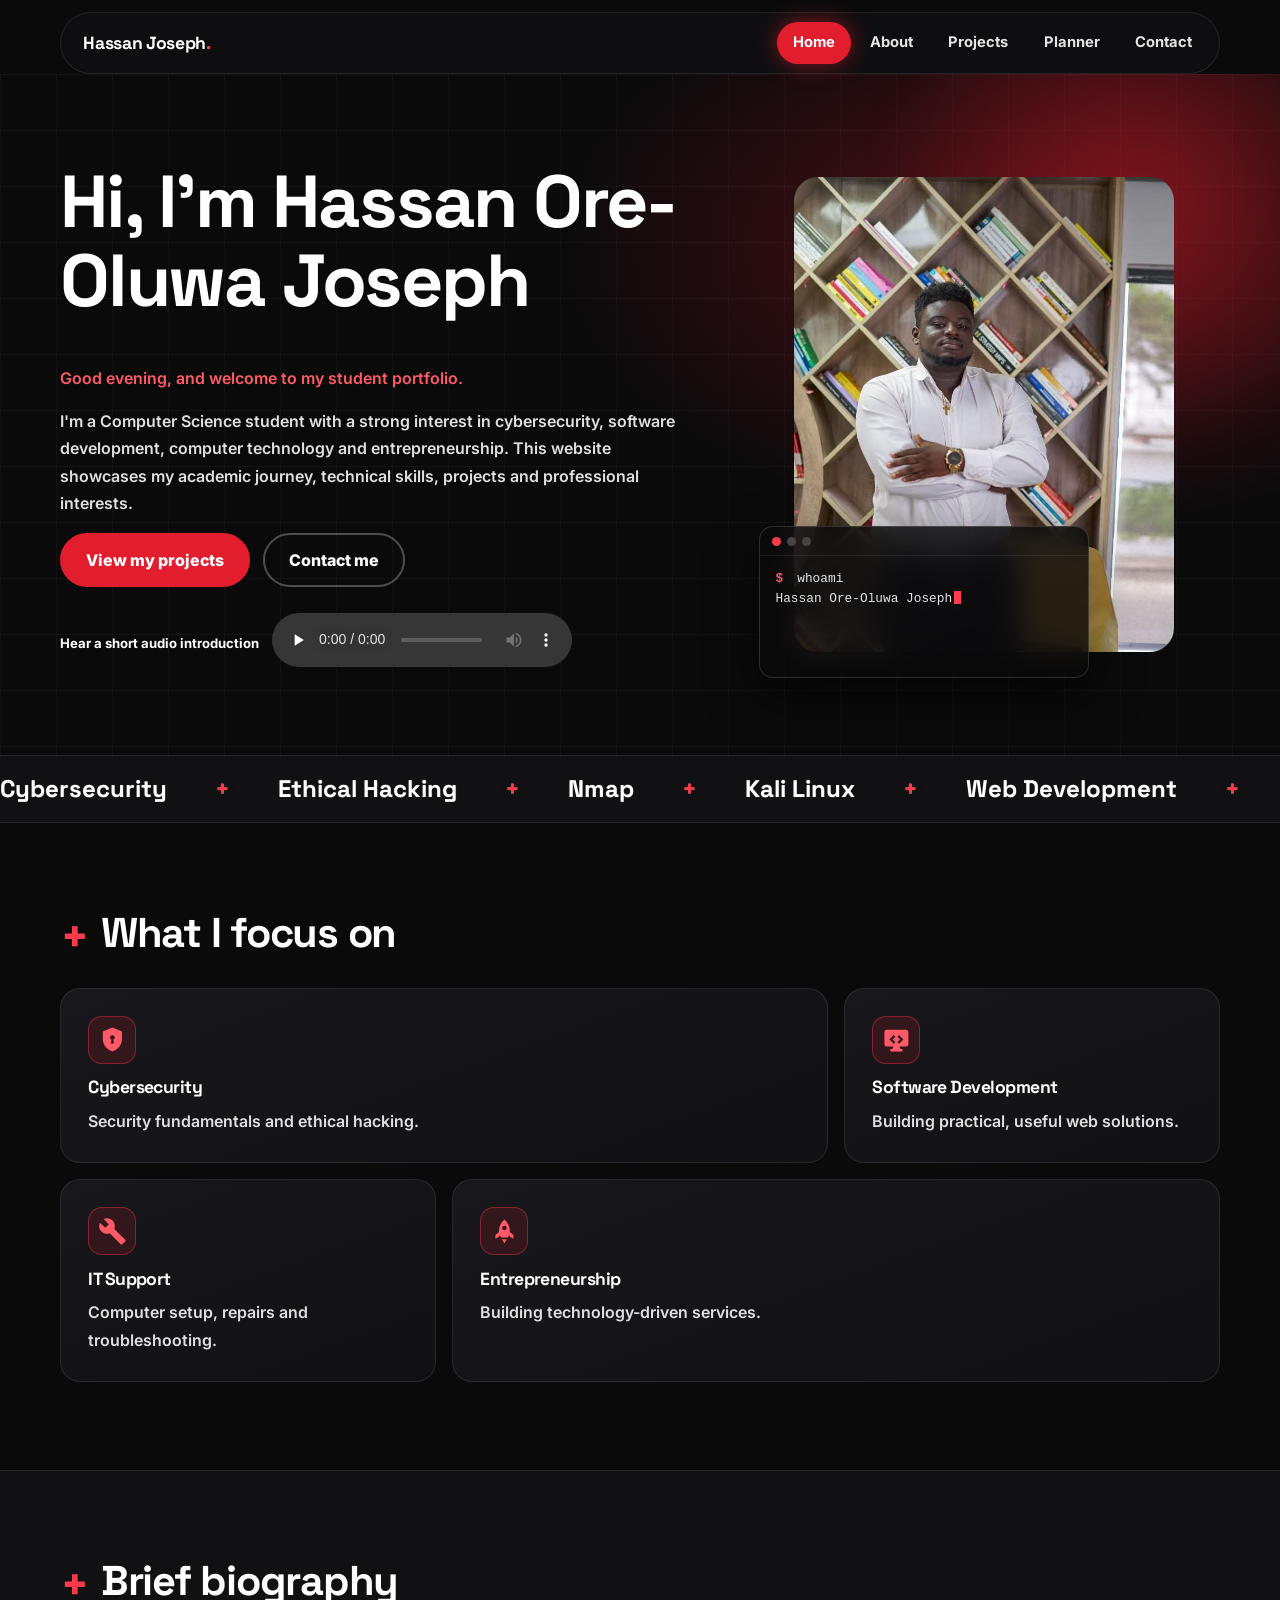
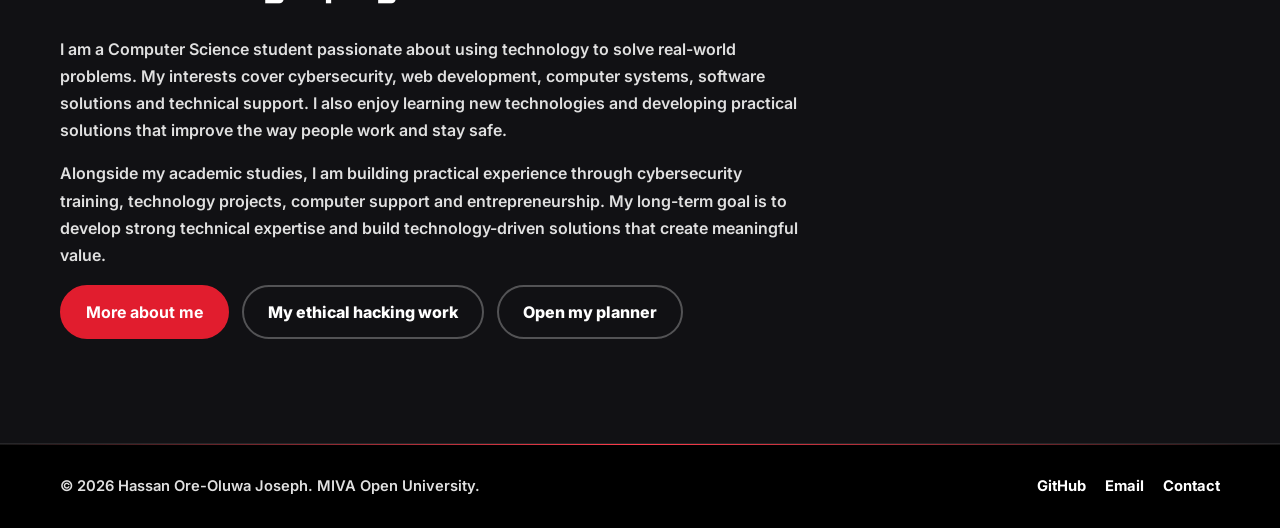
<file: index.html>
<!DOCTYPE html>
<html lang="en">
<head>
<meta charset="utf-8">
<meta name="viewport" content="width=device-width, initial-scale=1">
<title>Home | Hassan Ore-Oluwa Joseph</title>
<meta name="description" content="Student portfolio of Hassan Ore-Oluwa Joseph, a Computer Science student interested in cybersecurity, software development and IT support.">
<meta name="theme-color" content="#0A0A0B">
<link rel="icon" href="favicon.svg" type="image/svg+xml">
<link rel="icon" href="favicon-32x32.png" sizes="32x32" type="image/png">
<link rel="shortcut icon" href="favicon.ico">
<link rel="preconnect" href="https://fonts.googleapis.com">
<link rel="preconnect" href="https://fonts.gstatic.com" crossorigin>
<link rel="stylesheet" href="https://fonts.googleapis.com/css2?family=Inter:wght@400;500;600;700&amp;family=Space+Grotesk:wght@500;700&amp;display=swap">
<link rel="stylesheet" href="css/style.css">
</head>
<body class="pg-index">
<a class="skip" href="#main">Skip to content</a>
<header class="site-header">
<nav class="nav" aria-label="Main navigation">
<a class="brand" href="index.html">Hassan Joseph<b>.</b></a>
<button class="nav-toggle" type="button" aria-expanded="false" aria-controls="menu" aria-label="Toggle menu"><span class="bars" aria-hidden="true"></span></button>
<ul id="menu"><li><a href="index.html" aria-current="page">Home</a></li><li><a href="about.html">About</a></li><li><a href="projects.html">Projects</a></li><li><a href="planner.html">Planner</a></li><li><a href="contact.html">Contact</a></li></ul>
</nav>
</header>
<main id="main">
<section class="hero">
<div class="wrap">
<div class="hero-text">

<h1>Hi, I'm Hassan Ore-Oluwa Joseph</h1>
<p id="greeting">Welcome to my student portfolio.</p>
<p>I'm a Computer Science student with a strong interest in cybersecurity, software development, computer technology and entrepreneurship. This website showcases my academic journey, technical skills, projects and professional interests.</p>
<p class="cta"><a class="btn" href="projects.html">View my projects</a><a class="btn ghost" href="contact.html">Contact me</a></p>
<figure class="intro">
<figcaption>Hear a short audio introduction</figcaption>
<audio controls preload="none" src="assets/audio/intro.mp3">Your browser does not support audio playback.</audio>
</figure>
</div>
<div class="portrait"><img src="assets/img/profile.jpg" width="721" height="1080" alt="Hassan Ore-Oluwa Joseph standing with folded arms in front of a bookshelf, wearing a white shirt"><div class="term" aria-hidden="true"><div class="bar"><i></i><i></i><i></i></div><pre id="typed"></pre></div></div>
</div>
</section>
<div class="marquee" aria-hidden="true"><div class="track"><span>Cybersecurity</span><span>Ethical Hacking</span><span>Nmap</span><span>Kali Linux</span><span>Web Development</span><span>IT Support</span><span>Solar Installation</span><span>Cybersecurity</span><span>Ethical Hacking</span><span>Nmap</span><span>Kali Linux</span><span>Web Development</span><span>IT Support</span><span>Solar Installation</span></div></div>
<section>
<div class="wrap">
<h2>What I focus on</h2>
<ul class="focus"><li><div class="ic" aria-hidden="true"><svg viewBox="0 0 24 24" fill-rule="evenodd" focusable="false"><path d="M12 2l8 3.5v6c0 5-3.4 9.2-8 10.5-4.6-1.3-8-5.5-8-10.5v-6L12 2zm0 6.5a2 2 0 1 0 0 4 2 2 0 0 0 0-4zm-.8 3.7h1.6l.5 3.3h-2.6l.5-3.3z"/></svg></div><h3>Cybersecurity</h3><p>Security fundamentals and ethical hacking.</p></li><li><div class="ic" aria-hidden="true"><svg viewBox="0 0 24 24" fill-rule="evenodd" focusable="false"><path d="M4 4h16a2 2 0 0 1 2 2v10a2 2 0 0 1-2 2h-5.5l.8 2H17v2H7v-2h1.7l.8-2H4a2 2 0 0 1-2-2V6a2 2 0 0 1 2-2zm5.8 4.3L6.1 12l3.7 3.7 1.4-1.4L8.9 12l2.3-2.3-1.4-1.4zm4.4 0l-1.4 1.4 2.3 2.3-2.3 2.3 1.4 1.4 3.7-3.7-3.7-3.7z"/></svg></div><h3>Software Development</h3><p>Building practical, useful web solutions.</p></li><li><div class="ic" aria-hidden="true"><svg viewBox="0 0 24 24" fill-rule="evenodd" focusable="false"><path d="M22.7 19l-9.1-9.1c.9-2.3.4-5-1.5-6.9-2-2-5-2.4-7.4-1.3L9 6 6 9 1.6 4.7C.4 7.1.9 10.1 2.9 12.1c1.9 1.9 4.6 2.4 6.9 1.5l9.1 9.1c.4.4 1 .4 1.4 0l2.3-2.3c.5-.4.5-1.1.1-1.4z"/></svg></div><h3>IT Support</h3><p>Computer setup, repairs and troubleshooting.</p></li><li><div class="ic" aria-hidden="true"><svg viewBox="0 0 24 24" fill-rule="evenodd" focusable="false"><path d="M12 2c3 2.5 4.5 6 4.5 9.5V15l-2 2h-5l-2-2v-3.5C7.5 8 9 4.5 12 2zm0 5.3a1.9 1.9 0 1 0 0 3.8 1.9 1.9 0 0 0 0-3.8zM7.5 12.5L4.5 15v3.2l3-1.7v-4zm9 0v4l3 1.7V15l-3-2.5zM10 18.5h4L12 22l-2-3.5z"/></svg></div><h3>Entrepreneurship</h3><p>Building technology-driven services.</p></li></ul>
</div>
</section>
<section class="alt">
<div class="wrap">
<h2>Brief biography</h2>
<p>I am a Computer Science student passionate about using technology to solve real-world problems. My interests cover cybersecurity, web development, computer systems, software solutions and technical support. I also enjoy learning new technologies and developing practical solutions that improve the way people work and stay safe.</p>
<p>Alongside my academic studies, I am building practical experience through cybersecurity training, technology projects, computer support and entrepreneurship. My long-term goal is to develop strong technical expertise and build technology-driven solutions that create meaningful value.</p>
<p class="cta"><a class="btn dark" href="about.html">More about me</a><a class="btn line" href="projects.html#ethical-hacking">My ethical hacking work</a><a class="btn line" href="planner.html">Open my planner</a></p>
</div>
</section>
</main>
<footer class="site-footer">
<div class="wrap foot">
<p>&copy; <span id="year">2026</span> Hassan Ore-Oluwa Joseph. MIVA Open University.</p>
<ul><li><a href="https://github.com/hassanjoseph-dev" target="_blank" rel="noopener">GitHub</a></li><li><a href="mailto:h.ore-oluwa5593@miva.edu.ng">Email</a></li><li><a href="contact.html">Contact</a></li></ul>
</div>
</footer>
<script src="js/script.js"></script>
</body>
</html>
</file>
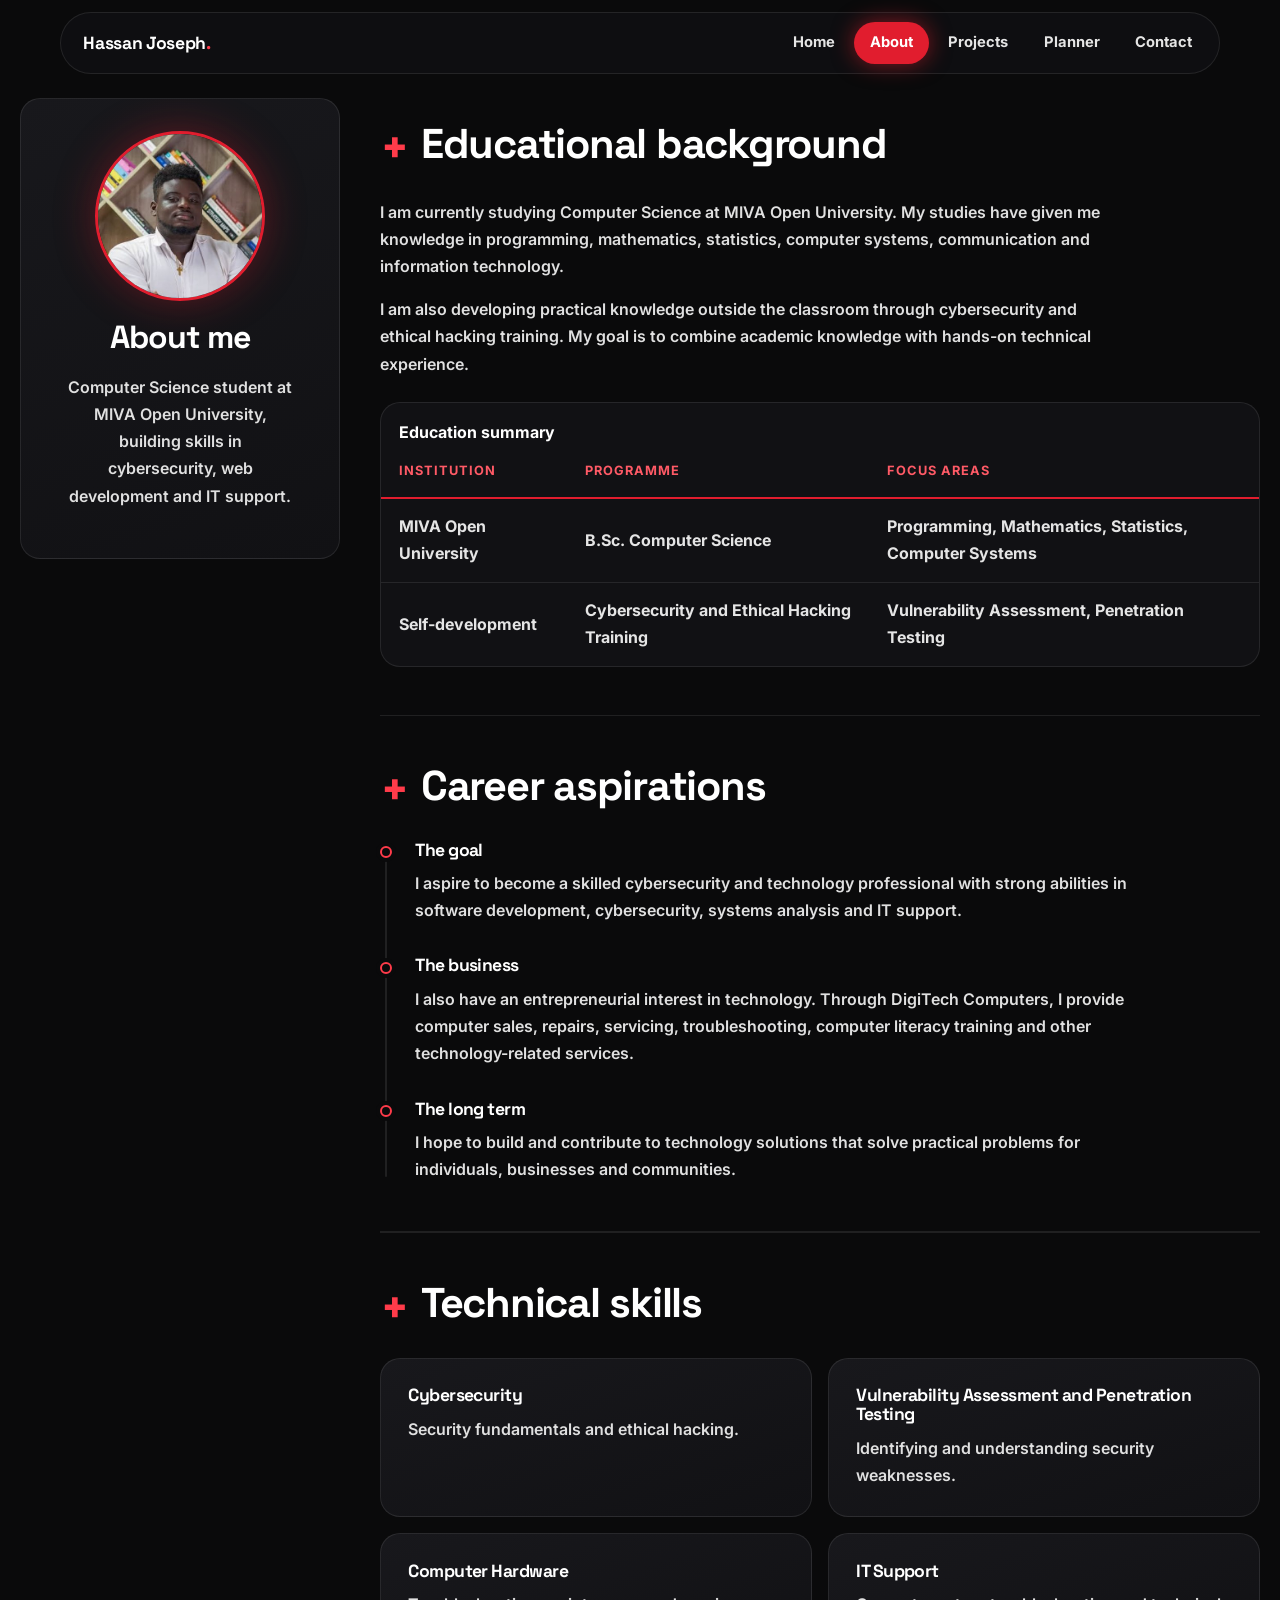
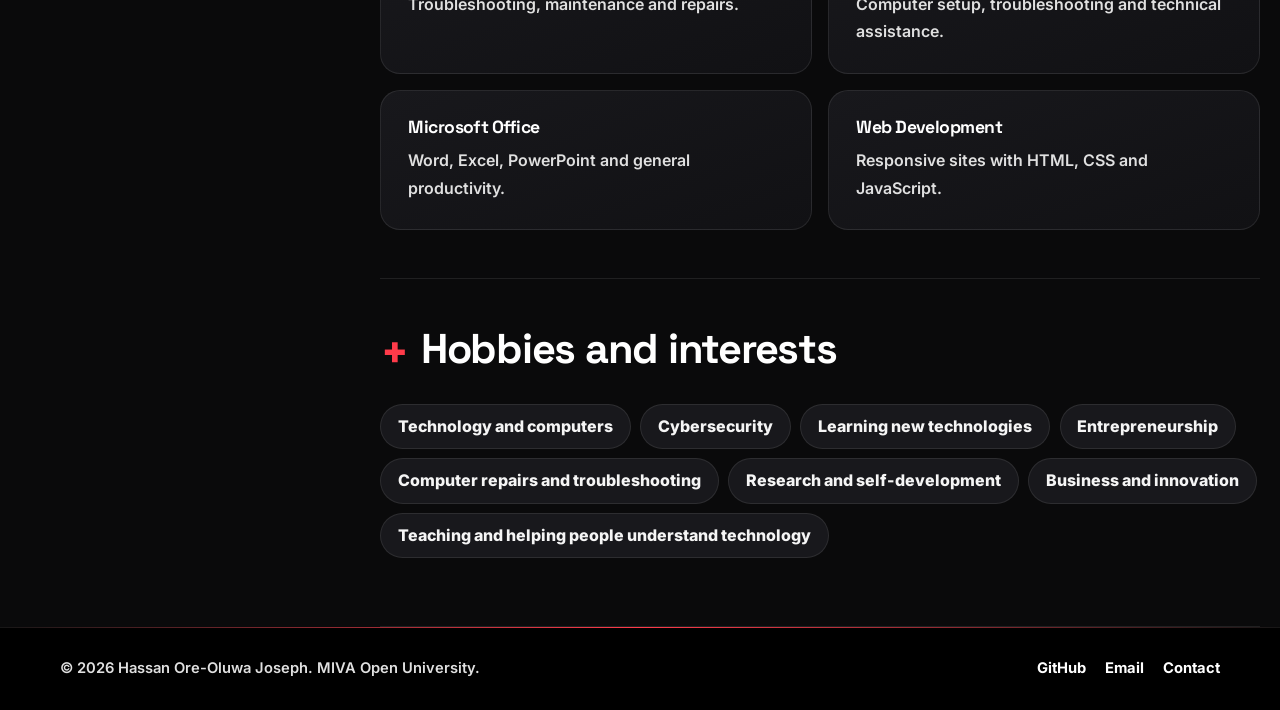
<file: about.html>
<!DOCTYPE html>
<html lang="en">
<head>
<meta charset="utf-8">
<meta name="viewport" content="width=device-width, initial-scale=1">
<title>About | Hassan Ore-Oluwa Joseph</title>
<meta name="description" content="Education, career aspirations, technical skills and interests of Hassan Ore-Oluwa Joseph.">
<meta name="theme-color" content="#0A0A0B">
<link rel="icon" href="favicon.svg" type="image/svg+xml">
<link rel="icon" href="favicon-32x32.png" sizes="32x32" type="image/png">
<link rel="shortcut icon" href="favicon.ico">
<link rel="preconnect" href="https://fonts.googleapis.com">
<link rel="preconnect" href="https://fonts.gstatic.com" crossorigin>
<link rel="stylesheet" href="https://fonts.googleapis.com/css2?family=Inter:wght@400;500;600;700&amp;family=Space+Grotesk:wght@500;700&amp;display=swap">
<link rel="stylesheet" href="css/style.css">
</head>
<body class="pg-about">
<a class="skip" href="#main">Skip to content</a>
<header class="site-header">
<nav class="nav" aria-label="Main navigation">
<a class="brand" href="index.html">Hassan Joseph<b>.</b></a>
<button class="nav-toggle" type="button" aria-expanded="false" aria-controls="menu" aria-label="Toggle menu"><span class="bars" aria-hidden="true"></span></button>
<ul id="menu"><li><a href="index.html">Home</a></li><li><a href="about.html" aria-current="page">About</a></li><li><a href="projects.html">Projects</a></li><li><a href="planner.html">Planner</a></li><li><a href="contact.html">Contact</a></li></ul>
</nav>
</header>
<main id="main">
<header class="page-head">
<div class="wrap about-top">
<img class="avatar" src="assets/img/profile-head.jpg" width="400" height="400" alt="Headshot of Hassan Ore-Oluwa Joseph">
<div><h1>About me</h1><p>Computer Science student at MIVA Open University, building skills in cybersecurity, web development and IT support.</p></div>
</div>
</header>
<section>
<div class="wrap">
<h2>Educational background</h2>
<p>I am currently studying Computer Science at MIVA Open University. My studies have given me knowledge in programming, mathematics, statistics, computer systems, communication and information technology.</p>
<p>I am also developing practical knowledge outside the classroom through cybersecurity and ethical hacking training. My goal is to combine academic knowledge with hands-on technical experience.</p>
<div class="tbl">
<table>
<caption>Education summary</caption>
<thead><tr><th scope="col">Institution</th><th scope="col">Programme</th><th scope="col">Focus areas</th></tr></thead>
<tbody>
<tr><td>MIVA Open University</td><td>B.Sc. Computer Science</td><td>Programming, Mathematics, Statistics, Computer Systems</td></tr>
<tr><td>Self-development</td><td>Cybersecurity and Ethical Hacking Training</td><td>Vulnerability Assessment, Penetration Testing</td></tr>
</tbody>
</table>
</div>
</div>
</section>
<section class="alt">
<div class="wrap">
<h2>Career aspirations</h2>
<ol class="timeline">
<li><h3>The goal</h3><p>I aspire to become a skilled cybersecurity and technology professional with strong abilities in software development, cybersecurity, systems analysis and IT support.</p></li>
<li><h3>The business</h3><p>I also have an entrepreneurial interest in technology. Through DigiTech Computers, I provide computer sales, repairs, servicing, troubleshooting, computer literacy training and other technology-related services.</p></li>
<li><h3>The long term</h3><p>I hope to build and contribute to technology solutions that solve practical problems for individuals, businesses and communities.</p></li>
</ol>
</div>
</section>
<section>
<div class="wrap">
<h2>Technical skills</h2>
<ul class="skills"><li><h3>Cybersecurity</h3><p>Security fundamentals and ethical hacking.</p></li><li><h3>Vulnerability Assessment and Penetration Testing</h3><p>Identifying and understanding security weaknesses.</p></li><li><h3>Computer Hardware</h3><p>Troubleshooting, maintenance and repairs.</p></li><li><h3>IT Support</h3><p>Computer setup, troubleshooting and technical assistance.</p></li><li><h3>Microsoft Office</h3><p>Word, Excel, PowerPoint and general productivity.</p></li><li><h3>Web Development</h3><p>Responsive sites with HTML, CSS and JavaScript.</p></li></ul>
</div>
</section>
<section class="alt">
<div class="wrap">
<h2>Hobbies and interests</h2>
<ul class="chips"><li>Technology and computers</li><li>Cybersecurity</li><li>Learning new technologies</li><li>Entrepreneurship</li><li>Computer repairs and troubleshooting</li><li>Research and self-development</li><li>Business and innovation</li><li>Teaching and helping people understand technology</li></ul>
</div>
</section>
</main>
<footer class="site-footer">
<div class="wrap foot">
<p>&copy; <span id="year">2026</span> Hassan Ore-Oluwa Joseph. MIVA Open University.</p>
<ul><li><a href="https://github.com/hassanjoseph-dev" target="_blank" rel="noopener">GitHub</a></li><li><a href="mailto:h.ore-oluwa5593@miva.edu.ng">Email</a></li><li><a href="contact.html">Contact</a></li></ul>
</div>
</footer>
<script src="js/script.js"></script>
</body>
</html>
</file>
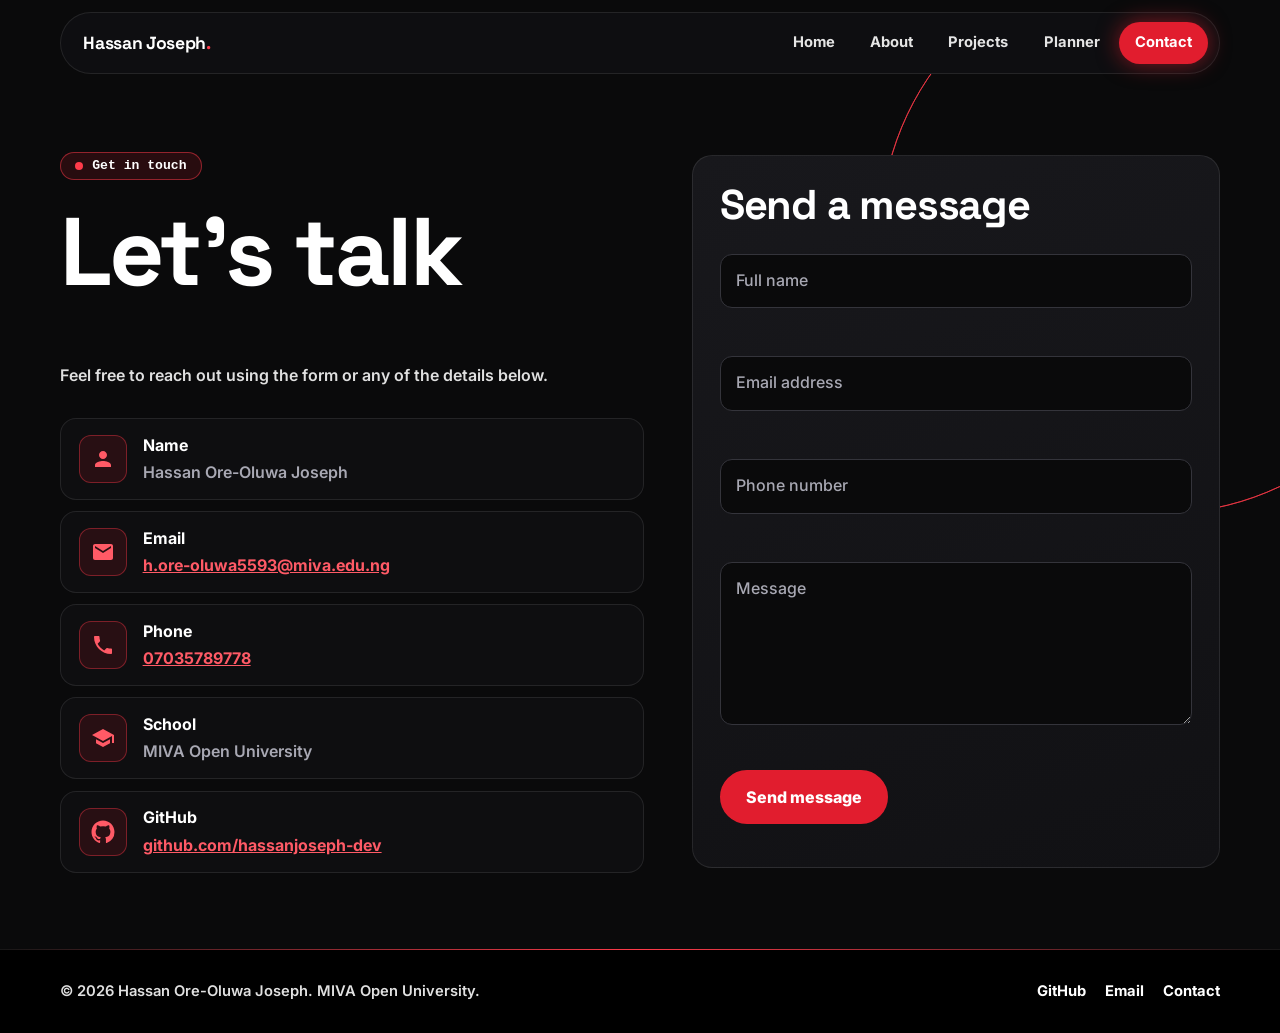
<file: contact.html>
<!DOCTYPE html>
<html lang="en">
<head>
<meta charset="utf-8">
<meta name="viewport" content="width=device-width, initial-scale=1">
<title>Contact | Hassan Ore-Oluwa Joseph</title>
<meta name="description" content="Get in touch with Hassan Ore-Oluwa Joseph.">
<meta name="theme-color" content="#0A0A0B">
<link rel="icon" href="favicon.svg" type="image/svg+xml">
<link rel="icon" href="favicon-32x32.png" sizes="32x32" type="image/png">
<link rel="shortcut icon" href="favicon.ico">
<link rel="preconnect" href="https://fonts.googleapis.com">
<link rel="preconnect" href="https://fonts.gstatic.com" crossorigin>
<link rel="stylesheet" href="https://fonts.googleapis.com/css2?family=Inter:wght@400;500;600;700&amp;family=Space+Grotesk:wght@500;700&amp;display=swap">
<link rel="stylesheet" href="css/style.css">
</head>
<body class="pg-contact">
<a class="skip" href="#main">Skip to content</a>
<header class="site-header">
<nav class="nav" aria-label="Main navigation">
<a class="brand" href="index.html">Hassan Joseph<b>.</b></a>
<button class="nav-toggle" type="button" aria-expanded="false" aria-controls="menu" aria-label="Toggle menu"><span class="bars" aria-hidden="true"></span></button>
<ul id="menu"><li><a href="index.html">Home</a></li><li><a href="about.html">About</a></li><li><a href="projects.html">Projects</a></li><li><a href="planner.html">Planner</a></li><li><a href="contact.html" aria-current="page">Contact</a></li></ul>
</nav>
</header>
<main id="main">
<section class="talk">
<div class="radar" aria-hidden="true"><i></i><i></i><i></i></div>
<div class="wrap talk-grid">
<div class="talk-copy">
<span class="tag">Get in touch</span>
<h1>Let's talk</h1>
<p>Feel free to reach out using the form or any of the details below.</p>
<ul class="reach"><li><div class="ic" aria-hidden="true"><svg viewBox="0 0 24 24"><path d="M12 12c2.21 0 4-1.79 4-4s-1.79-4-4-4-4 1.79-4 4 1.79 4 4 4zm0 2c-2.67 0-8 1.34-8 4v2h16v-2c0-2.66-5.33-4-8-4z"/></svg></div><div><strong>Name</strong><br>Hassan Ore-Oluwa Joseph</div></li><li><div class="ic" aria-hidden="true"><svg viewBox="0 0 24 24"><path d="M20 4H4c-1.1 0-2 .9-2 2v12c0 1.1.9 2 2 2h16c1.1 0 2-.9 2-2V6c0-1.1-.9-2-2-2zm0 4l-8 5-8-5V6l8 5 8-5v2z"/></svg></div><div><strong>Email</strong><br><a href="mailto:h.ore-oluwa5593@miva.edu.ng">h.ore-oluwa5593@miva.edu.ng</a></div></li><li><div class="ic" aria-hidden="true"><svg viewBox="0 0 24 24"><path d="M6.62 10.79c1.44 2.83 3.76 5.14 6.59 6.59l2.2-2.2c.27-.27.67-.36 1.02-.24 1.12.37 2.33.57 3.57.57.55 0 1 .45 1 1V20c0 .55-.45 1-1 1-9.39 0-17-7.61-17-17 0-.55.45-1 1-1h3.5c.55 0 1 .45 1 1 0 1.25.2 2.45.57 3.57.11.35.03.74-.25 1.02l-2.2 2.2z"/></svg></div><div><strong>Phone</strong><br><a href="tel:+2347035789778">07035789778</a></div></li><li><div class="ic" aria-hidden="true"><svg viewBox="0 0 24 24"><path d="M12 3L1 9l11 6 9-4.91V17h2V9L12 3zM5 13.18v4L12 21l7-3.82v-4L12 17l-7-3.82z"/></svg></div><div><strong>School</strong><br>MIVA Open University</div></li><li><div class="ic" aria-hidden="true"><svg viewBox="0 0 24 24"><path d="M12 .5C5.65.5.5 5.65.5 12c0 5.08 3.29 9.39 7.86 10.91.58.1.79-.25.79-.56v-2c-3.2.7-3.87-1.37-3.87-1.37-.52-1.33-1.28-1.69-1.28-1.69-1.04-.71.08-.7.08-.7 1.15.08 1.76 1.19 1.76 1.19 1.03 1.76 2.69 1.25 3.35.96.1-.74.4-1.25.73-1.54-2.55-.29-5.24-1.28-5.24-5.69 0-1.26.45-2.28 1.19-3.09-.12-.29-.52-1.46.11-3.05 0 0 .97-.31 3.17 1.18a11 11 0 0 1 5.77 0c2.2-1.49 3.17-1.18 3.17-1.18.63 1.59.23 2.76.11 3.05.74.81 1.19 1.83 1.19 3.09 0 4.42-2.69 5.39-5.25 5.68.41.36.78 1.06.78 2.14v3.17c0 .31.21.67.8.56A11.5 11.5 0 0 0 23.5 12C23.5 5.65 18.35.5 12 .5z"/></svg></div><div><strong>GitHub</strong><br><a href="https://github.com/hassanjoseph-dev" target="_blank" rel="noopener">github.com/hassanjoseph-dev</a></div></li></ul>
</div>
<div class="card form-card">
<h2>Send a message</h2>
<form id="contactForm" action="https://formspree.io/f/xnpnrkvr" method="POST" novalidate>
<input type="hidden" name="_subject" value="New message from my portfolio website">
<div class="field"><input id="name" name="name" type="text" placeholder=" " aria-describedby="err-name" autocomplete="name"><label for="name">Full name</label><p class="err" id="err-name"></p></div><div class="field"><input id="email" name="email" type="email" placeholder=" " aria-describedby="err-email" autocomplete="email"><label for="email">Email address</label><p class="err" id="err-email"></p></div><div class="field"><input id="phone" name="phone" type="tel" placeholder=" " aria-describedby="err-phone" inputmode="numeric" autocomplete="tel"><label for="phone">Phone number</label><p class="err" id="err-phone"></p></div><div class="field"><textarea id="message" name="message" rows="5" placeholder=" " aria-describedby="err-message"></textarea><label for="message">Message</label><p class="err" id="err-message"></p></div>
<button class="btn" type="submit">Send message</button>
<svg class="tick" viewBox="0 0 52 52" aria-hidden="true"><circle cx="26" cy="26" r="24"/><path d="M14 27l8 8 16-17"/></svg>
<p id="formStatus" class="status" role="status"></p>
</form>
</div>
</div>
</section>
</main>
<footer class="site-footer">
<div class="wrap foot">
<p>&copy; <span id="year">2026</span> Hassan Ore-Oluwa Joseph. MIVA Open University.</p>
<ul><li><a href="https://github.com/hassanjoseph-dev" target="_blank" rel="noopener">GitHub</a></li><li><a href="mailto:h.ore-oluwa5593@miva.edu.ng">Email</a></li><li><a href="contact.html">Contact</a></li></ul>
</div>
</footer>
<script src="js/script.js"></script>
</body>
</html>
</file>
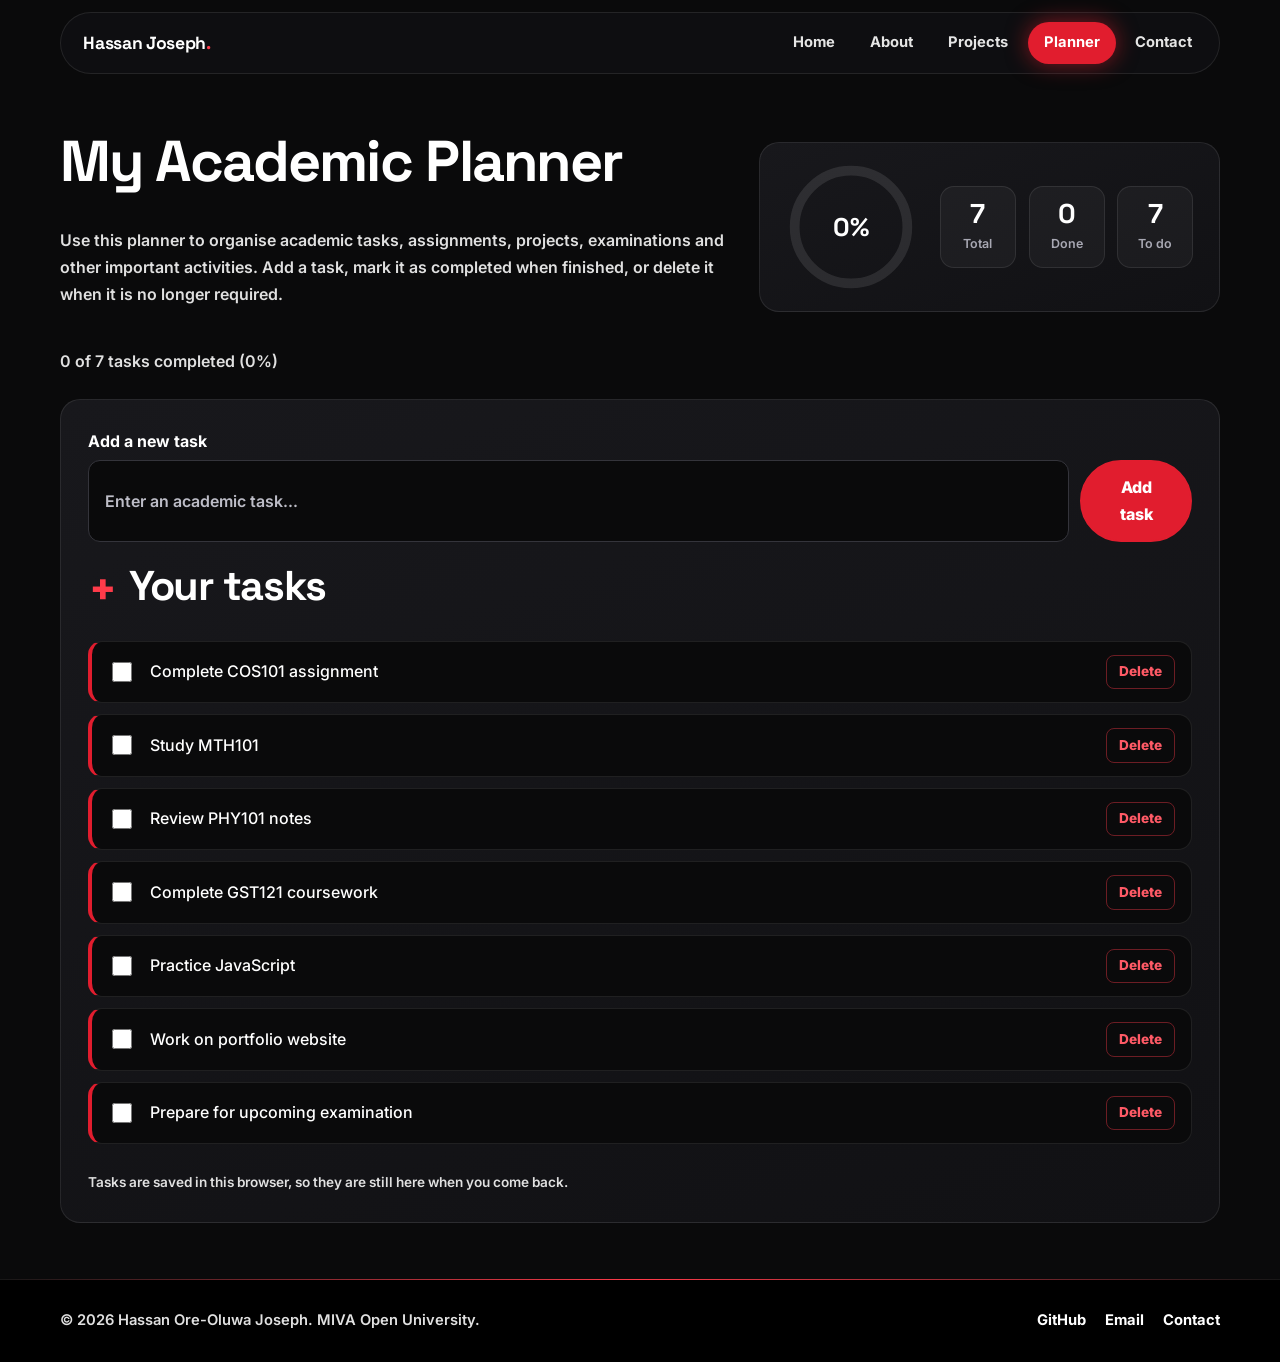
<file: planner.html>
<!DOCTYPE html>
<html lang="en">
<head>
<meta charset="utf-8">
<meta name="viewport" content="width=device-width, initial-scale=1">
<title>Academic Planner | Hassan Ore-Oluwa Joseph</title>
<meta name="description" content="An interactive academic planner: add, complete and delete tasks.">
<meta name="theme-color" content="#0A0A0B">
<link rel="icon" href="favicon.svg" type="image/svg+xml">
<link rel="icon" href="favicon-32x32.png" sizes="32x32" type="image/png">
<link rel="shortcut icon" href="favicon.ico">
<link rel="preconnect" href="https://fonts.googleapis.com">
<link rel="preconnect" href="https://fonts.gstatic.com" crossorigin>
<link rel="stylesheet" href="https://fonts.googleapis.com/css2?family=Inter:wght@400;500;600;700&amp;family=Space+Grotesk:wght@500;700&amp;display=swap">
<link rel="stylesheet" href="css/style.css">
</head>
<body class="pg-planner">
<a class="skip" href="#main">Skip to content</a>
<header class="site-header">
<nav class="nav" aria-label="Main navigation">
<a class="brand" href="index.html">Hassan Joseph<b>.</b></a>
<button class="nav-toggle" type="button" aria-expanded="false" aria-controls="menu" aria-label="Toggle menu"><span class="bars" aria-hidden="true"></span></button>
<ul id="menu"><li><a href="index.html">Home</a></li><li><a href="about.html">About</a></li><li><a href="projects.html">Projects</a></li><li><a href="planner.html" aria-current="page">Planner</a></li><li><a href="contact.html">Contact</a></li></ul>
</nav>
</header>
<main id="main">
<section class="dash"><div class="wrap">
<div class="dash-top">
<div><h1>My Academic Planner</h1><p>Use this planner to organise academic tasks, assignments, projects, examinations and other important activities. Add a task, mark it as completed when finished, or delete it when it is no longer required.</p></div>
<div class="stats">
<div class="ring" role="progressbar" aria-label="Tasks completed" aria-valuemin="0" aria-valuemax="100" aria-valuenow="0"><svg viewBox="0 0 120 120" aria-hidden="true"><circle class="trk" cx="60" cy="60" r="52"/><circle class="val" id="ring" cx="60" cy="60" r="52"/></svg><strong id="pct">0%</strong></div>
<ul class="tiles"><li><b id="sTotal">0</b><span>Total</span></li><li><b id="sDone">0</b><span>Done</span></li><li><b id="sLeft">0</b><span>To do</span></li></ul>
</div>
</div>
<p id="count" class="count">0 of 7 tasks completed (0%)</p>
<div class="card planner">
<form id="taskForm" novalidate>
<label for="taskInput">Add a new task</label>
<div class="add"><input id="taskInput" type="text" maxlength="120" placeholder="Enter an academic task..." autocomplete="off"><button class="btn" type="submit">Add task</button></div>
<p id="taskError" class="err" role="alert"></p>
</form>
<h2>Your tasks</h2>
<ul id="taskList" class="tasks"></ul>
<p id="empty" hidden>No tasks yet. Add your first task above.</p>
<p class="note">Tasks are saved in this browser, so they are still here when you come back.</p>
</div>
</div></section>
</main>
<footer class="site-footer">
<div class="wrap foot">
<p>&copy; <span id="year">2026</span> Hassan Ore-Oluwa Joseph. MIVA Open University.</p>
<ul><li><a href="https://github.com/hassanjoseph-dev" target="_blank" rel="noopener">GitHub</a></li><li><a href="mailto:h.ore-oluwa5593@miva.edu.ng">Email</a></li><li><a href="contact.html">Contact</a></li></ul>
</div>
</footer>
<script src="js/script.js"></script>
</body>
</html>
</file>
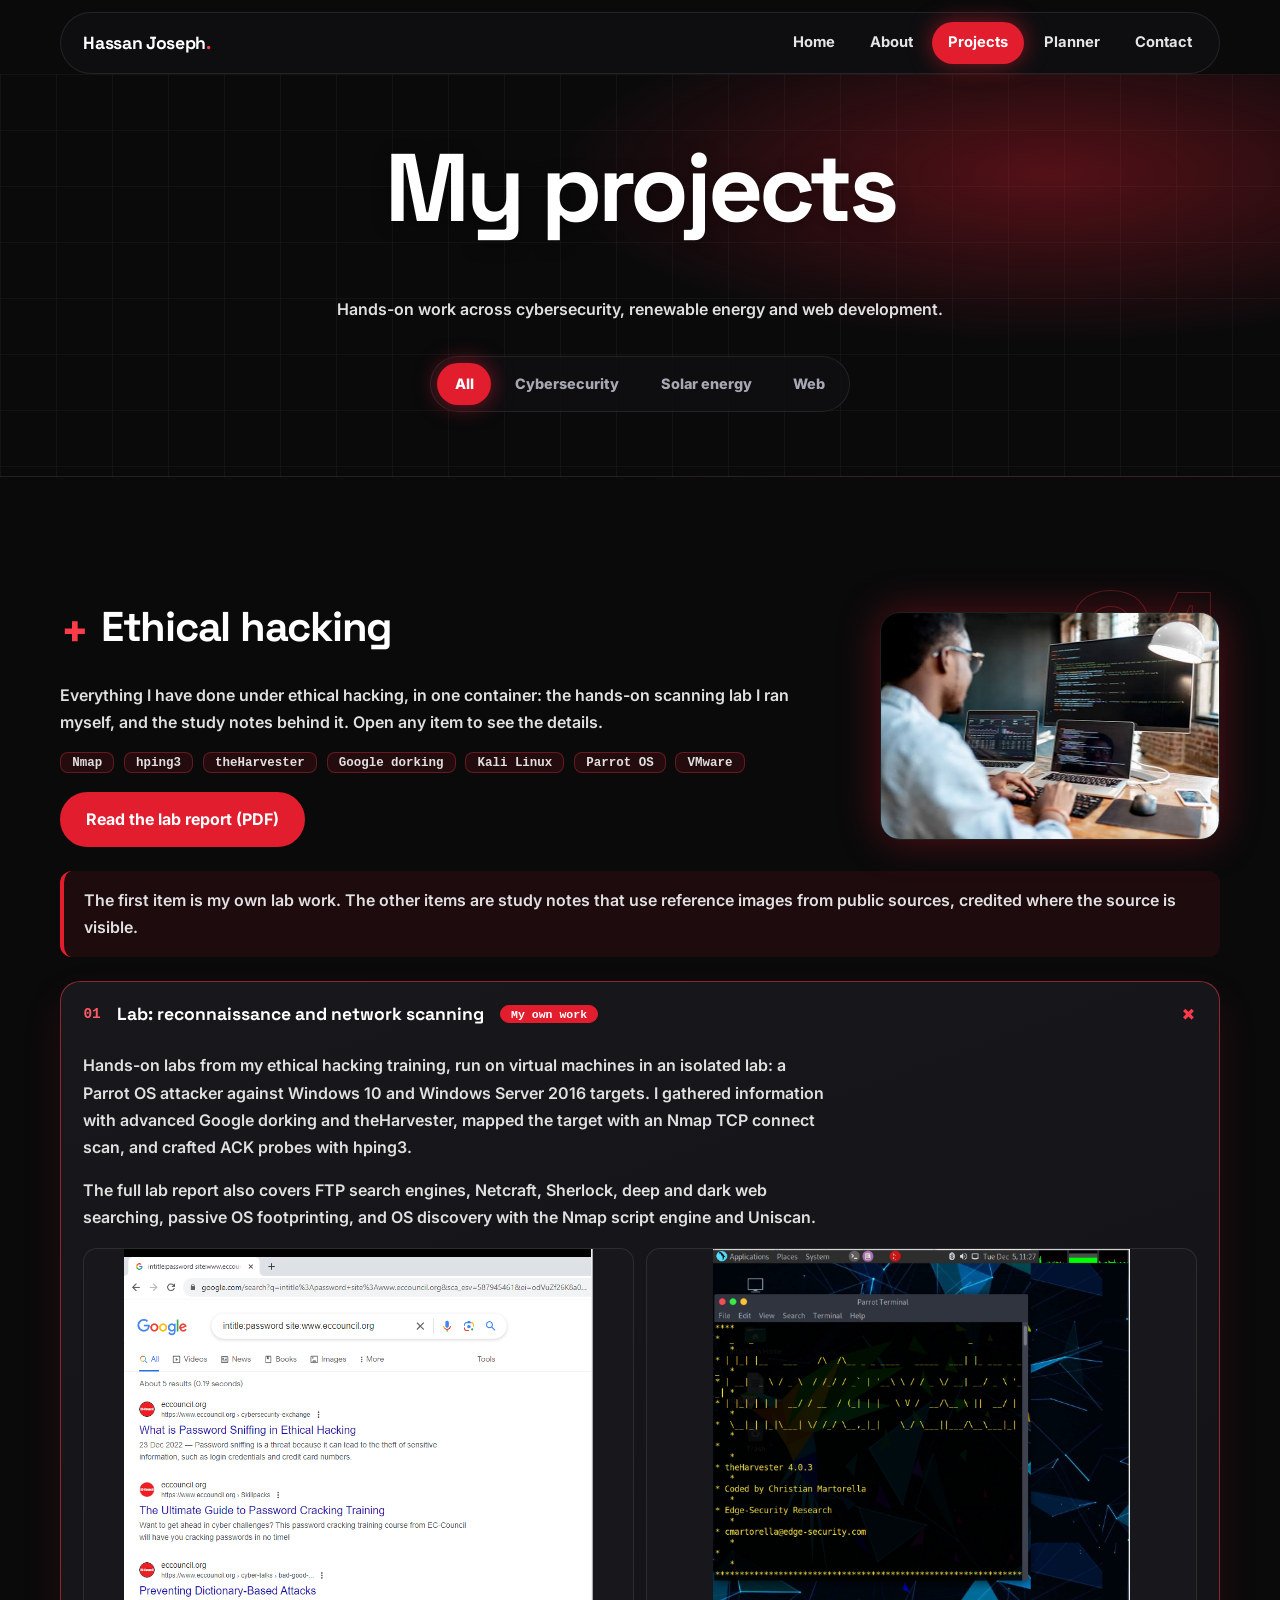
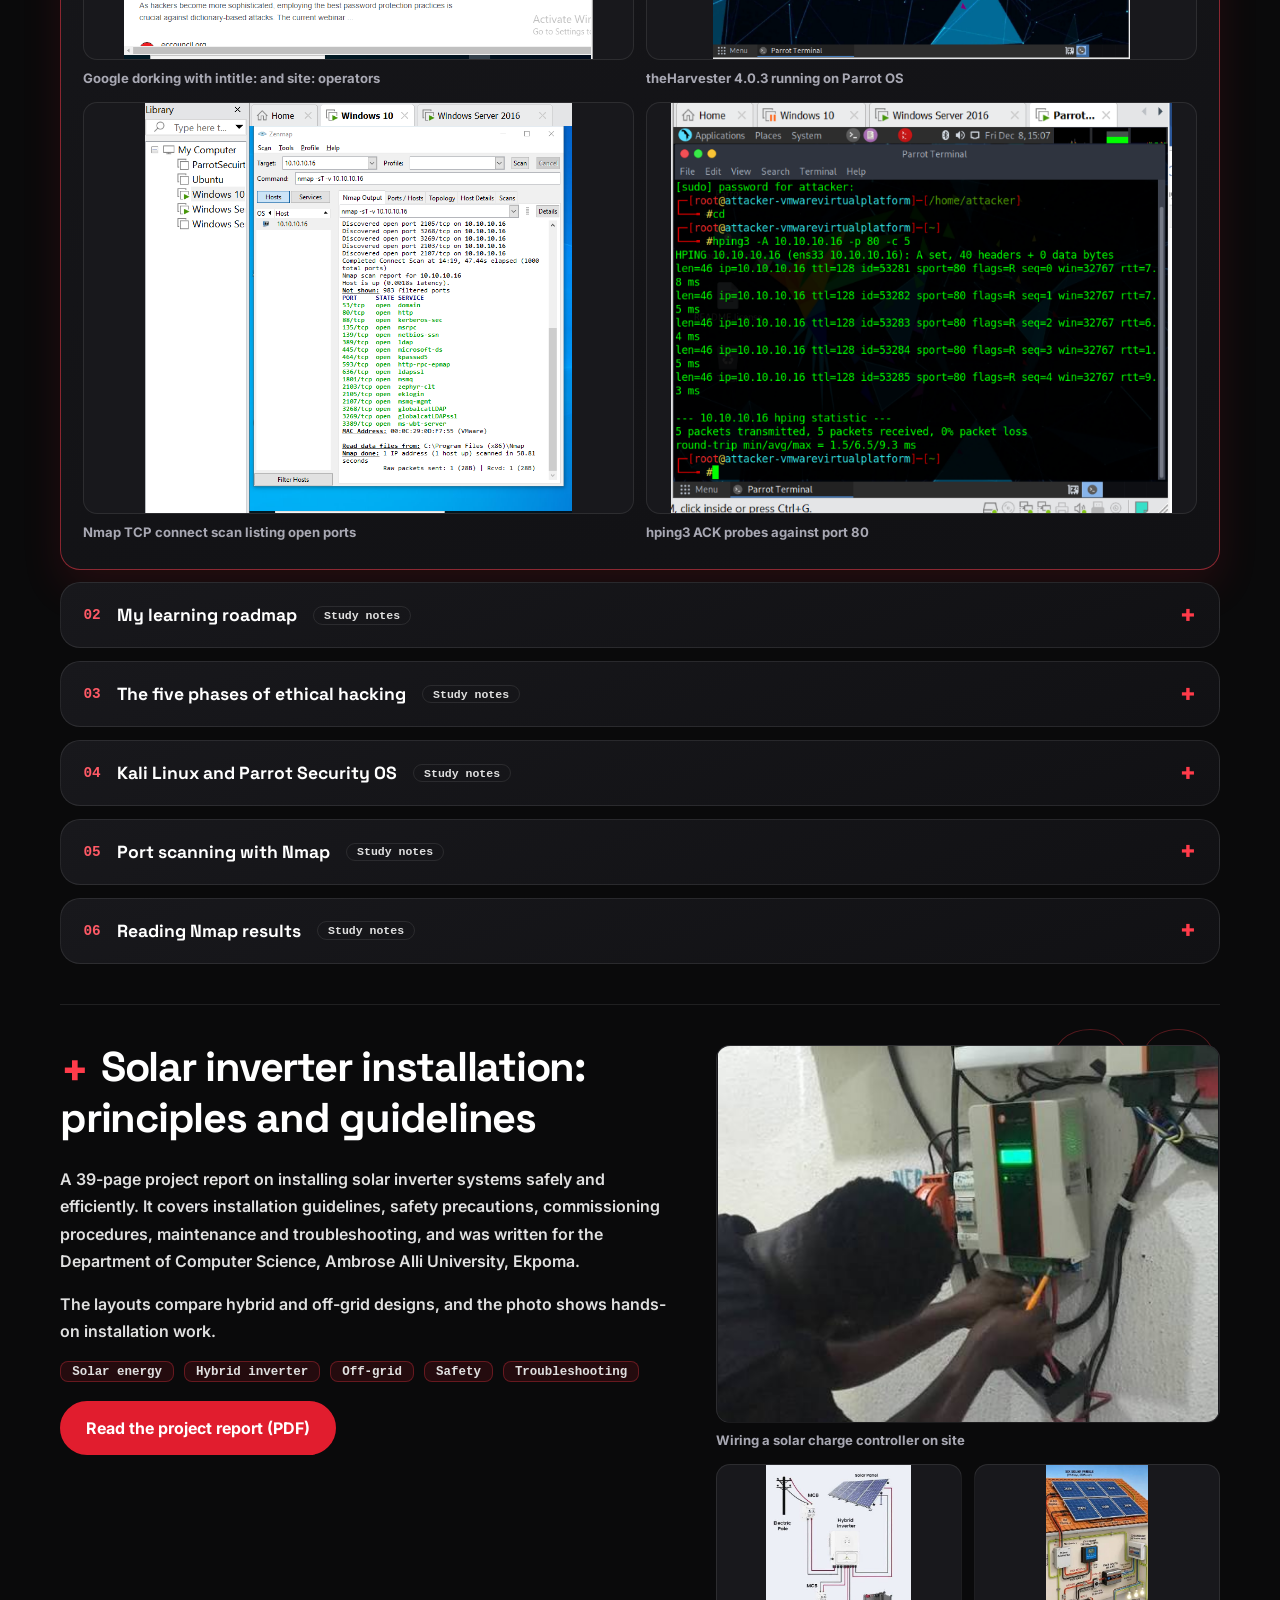
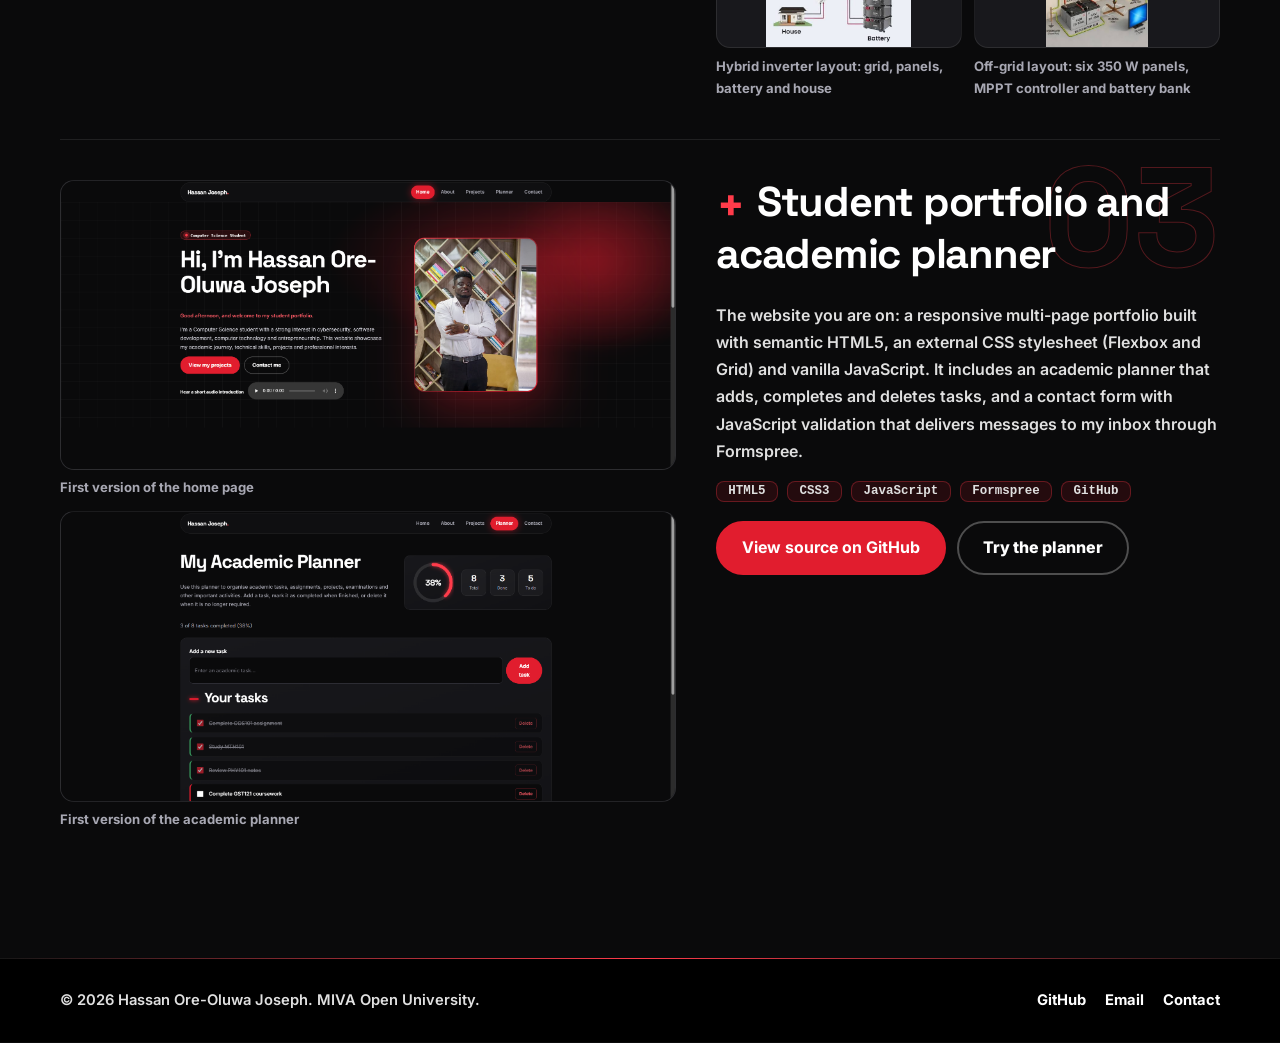
<file: projects.html>
<!DOCTYPE html>
<html lang="en">
<head>
<meta charset="utf-8">
<meta name="viewport" content="width=device-width, initial-scale=1">
<title>Projects | Hassan Ore-Oluwa Joseph</title>
<meta name="description" content="Cybersecurity labs, a solar inverter installation report and web development projects by Hassan Ore-Oluwa Joseph.">
<meta name="theme-color" content="#0A0A0B">
<link rel="icon" href="favicon.svg" type="image/svg+xml">
<link rel="icon" href="favicon-32x32.png" sizes="32x32" type="image/png">
<link rel="shortcut icon" href="favicon.ico">
<link rel="preconnect" href="https://fonts.googleapis.com">
<link rel="preconnect" href="https://fonts.gstatic.com" crossorigin>
<link rel="stylesheet" href="https://fonts.googleapis.com/css2?family=Inter:wght@400;500;600;700&amp;family=Space+Grotesk:wght@500;700&amp;display=swap">
<link rel="stylesheet" href="css/style.css">
</head>
<body class="pg-projects">
<a class="skip" href="#main">Skip to content</a>
<header class="site-header">
<nav class="nav" aria-label="Main navigation">
<a class="brand" href="index.html">Hassan Joseph<b>.</b></a>
<button class="nav-toggle" type="button" aria-expanded="false" aria-controls="menu" aria-label="Toggle menu"><span class="bars" aria-hidden="true"></span></button>
<ul id="menu"><li><a href="index.html">Home</a></li><li><a href="about.html">About</a></li><li><a href="projects.html" aria-current="page">Projects</a></li><li><a href="planner.html">Planner</a></li><li><a href="contact.html">Contact</a></li></ul>
</nav>
</header>
<main id="main">
<header class="page-head"><div class="wrap"><h1>My projects</h1><p>Hands-on work across cybersecurity, renewable energy and web development.</p><div class="filters" role="group" aria-label="Filter projects"><button class="on" type="button" data-f="all">All</button><button type="button" data-f="security">Cybersecurity</button><button type="button" data-f="energy">Solar energy</button><button type="button" data-f="web">Web</button></div></div></header>
<section><div class="wrap"><article class="hub" id="ethical-hacking">
<div class="hub-head">
<div>
<h2>Ethical hacking</h2>
<p>Everything I have done under ethical hacking, in one container: the hands-on scanning lab I ran myself, and the study notes behind it. Open any item to see the details.</p>
<ul class="tags"><li>Nmap</li><li>hping3</li><li>theHarvester</li><li>Google dorking</li><li>Kali Linux</li><li>Parrot OS</li><li>VMware</li></ul>
<div class="links"><a class="btn dark" href="assets/docs/google-hacking-lab.pdf" target="_blank" rel="noopener">Read the lab report (PDF)</a></div>
</div>
<img class="hub-img" src="assets/img/cyber/02-security-analyst-at-work.jpg" width="678" height="452" alt="A security analyst working across two laptops and a monitor showing code and dashboards">
</div>
<p class="callout">The first item is my own lab work. The other items are study notes that use reference images from public sources, credited where the source is visible.</p>
<div class="accordion"><details class="item" open><summary><span>Lab: reconnaissance and network scanning</span><span class="badge own">My own work</span></summary><div class="item-body"><p>Hands-on labs from my ethical hacking training, run on virtual machines in an isolated lab: a Parrot OS attacker against Windows 10 and Windows Server 2016 targets. I gathered information with advanced Google dorking and theHarvester, mapped the target with an Nmap TCP connect scan, and crafted ACK probes with hping3.</p>
<p>The full lab report also covers FTP search engines, Netcraft, Sherlock, deep and dark web searching, passive OS footprinting, and OS discovery with the Nmap script engine and Uniscan.</p>
<div class="gallery"><figure><a href="assets/img/lab-google-dorking.png" target="_blank" rel="noopener"><img src="assets/img/lab-google-dorking.png" width="858" height="750" alt="Google search using the intitle and site operators against eccouncil.org" loading="lazy"></a><figcaption>Google dorking with intitle: and site: operators</figcaption></figure><figure><a href="assets/img/lab-theharvester.png" target="_blank" rel="noopener"><img src="assets/img/lab-theharvester.png" width="638" height="627" alt="theHarvester 4.0.3 banner in a Parrot OS terminal" loading="lazy"></a><figcaption>theHarvester 4.0.3 running on Parrot OS</figcaption></figure><figure><a href="assets/img/lab-nmap-scan.png" target="_blank" rel="noopener"><img src="assets/img/lab-nmap-scan.png" width="805" height="775" alt="Zenmap showing a TCP connect scan with a list of open ports on 10.10.10.16" loading="lazy"></a><figcaption>Nmap TCP connect scan listing open ports</figcaption></figure><figure><a href="assets/img/lab-hping3.png" target="_blank" rel="noopener"><img src="assets/img/lab-hping3.png" width="705" height="577" alt="Parrot terminal showing hping3 ACK probes to port 80 with five replies" loading="lazy"></a><figcaption>hping3 ACK probes against port 80</figcaption></figure></div></div></details><details class="item"><summary><span>My learning roadmap</span><span class="badge">Study notes</span></summary><div class="item-body cy"><div class="split"><div>
<p>I am building security skills from the foundations up, because every later step depends on the one before it.</p>
<ol class="steps">
<li><h3>Networking</h3><p>How devices find and talk to each other: IP addresses, protocols and ports.</p></li>
<li><h3>Cybersecurity fundamentals</h3><p>Confidentiality, integrity and availability, common threats, and how defences work.</p></li>
<li><h3>Ethical hacking</h3><p>Testing systems with permission to find weaknesses before attackers do. This is the stage I am training in now.</p></li>
<li><h3>Advanced security specialisations</h3><p>Deeper tracks such as penetration testing, digital forensics and security operations.</p></li>
</ol></div><figure><a href="assets/img/cyber/01-learning-roadmap.jpg" target="_blank" rel="noopener"><img src="assets/img/cyber/01-learning-roadmap.jpg" width="683" height="1024" alt="Roadmap flowchart: Networking, then Cybersecurity Fundamentals, then Ethical Hacking, then Advanced Security Specializations" loading="lazy"></a><figcaption>Roadmap from networking to advanced specialisations</figcaption></figure></div></div></details><details class="item"><summary><span>The five phases of ethical hacking</span><span class="badge">Study notes</span></summary><div class="item-body cy"><p>A professional security test follows the same order an attacker would, so the tester finds the weaknesses an attacker would find. Each phase feeds the next, and the cycle repeats as systems change.</p>
<ol class="phases">
<li><h3>Reconnaissance</h3><p>Gather information about the target from public sources or by probing it directly. I practised this with Google dorking and theHarvester.</p></li>
<li><h3>Scanning and enumeration</h3><p>Find live hosts, open ports and the services behind them. I practised this with Nmap and hping3.</p></li>
<li><h3>Gaining access</h3><p>Use a weakness found in the scan to enter the system, only inside the agreed scope, to prove the risk is real.</p></li>
<li><h3>Maintaining access</h3><p>Check whether a foothold could last, so defenders know what to look for.</p></li>
<li><h3>Clearing tracks</h3><p>Attackers hide their activity. Testers study this so defenders can detect it, and remove anything they left behind.</p></li>
</ol>
<div class="shots"><figure><a href="assets/img/cyber/03-phases-cycle.jpg" target="_blank" rel="noopener"><img src="assets/img/cyber/03-phases-cycle.jpg" width="660" height="495" alt="Cycle diagram of the five phases of ethical hacking, from reconnaissance to clearing tracks" loading="lazy"></a><figcaption>The phases as a repeating cycle</figcaption></figure><figure><a href="assets/img/cyber/01-five-phases.jpg" target="_blank" rel="noopener"><img src="assets/img/cyber/01-five-phases.jpg" width="1000" height="506" alt="Infographic of the five phases of ethical hacking from reconnaissance to clearing tracks" loading="lazy"></a><figcaption>The phases as an infographic<span class="credit">Source: Edoxi</span></figcaption></figure><figure><a href="assets/img/cyber/02-phase-one-reconnaissance.jpg" target="_blank" rel="noopener"><img src="assets/img/cyber/02-phase-one-reconnaissance.jpg" width="315" height="400" alt="Stacked list diagram of the five phases of hacking, starting with Phase 1 Reconnaissance" loading="lazy"></a><figcaption>The phases as a stacked list</figcaption></figure></div></div></details><details class="item"><summary><span>Kali Linux and Parrot Security OS</span><span class="badge">Study notes</span></summary><div class="item-body cy"><p>Both are Debian-based Linux systems built for security work. Their tools are grouped by task, such as Information Gathering, Vulnerability Analysis, Password Attacks and Reporting Tools, so each one is easy to find. I run Parrot OS in my lab. Parrot also bundles privacy tools such as AnonSurf, which routes traffic through Tor.</p>
<div class="shots"><figure><a href="assets/img/cyber/01-parrot-security-os.jpg" target="_blank" rel="noopener"><img src="assets/img/cyber/01-parrot-security-os.jpg" width="595" height="336" alt="Parrot Security OS desktop with a Tor bandwidth monitor and the AnonSurf panel open" loading="lazy"></a><figcaption>Parrot Security OS with AnonSurf running</figcaption></figure><figure><a href="assets/img/cyber/02-kali-linux-desktop.jpg" target="_blank" rel="noopener"><img src="assets/img/cyber/02-kali-linux-desktop.jpg" width="1100" height="619" alt="Kali Linux desktop with the Applications menu listing tool categories such as Information Gathering and Password Attacks" loading="lazy"></a><figcaption>Kali Linux and its numbered tool categories</figcaption></figure><figure><a href="assets/img/cyber/03-parrot-tools-menu.jpg" target="_blank" rel="noopener"><img src="assets/img/cyber/03-parrot-tools-menu.jpg" width="800" height="601" alt="Parrot OS desktop with the Applications menu open on System Tools" loading="lazy"></a><figcaption>Parrot OS Applications menu</figcaption></figure></div></div></details><details class="item"><summary><span>Port scanning with Nmap</span><span class="badge">Study notes</span></summary><div class="item-body cy"><p>Every network service listens on a numbered port, such as 80 for web pages and 22 for SSH. A port scan checks which ports on a machine accept connections, which shows what services it runs and where it may be exposed. Nmap sends probes to the target and reads the replies.</p>
<div class="shots"><figure><a href="assets/img/cyber/01-port-scanning-diagram.jpg" target="_blank" rel="noopener"><img src="assets/img/cyber/01-port-scanning-diagram.jpg" width="781" height="451" alt="Diagram of one computer port scanning three remote computers through the internet with Nmap" loading="lazy"></a><figcaption>One scanner, many targets<span class="credit">Source: GeeksforGeeks</span></figcaption></figure><figure><a href="assets/img/cyber/02-port-scanning-nmap.jpg" target="_blank" rel="noopener"><img src="assets/img/cyber/02-port-scanning-nmap.jpg" width="1100" height="619" alt="Diagram titled Port Scanning (nmap) showing one scanner reaching the ports of three computers across the internet" loading="lazy"></a><figcaption>Nmap probes the ports of each target</figcaption></figure></div>
<h3 class="sub">What a TCP connect scan sees</h3>
<p>The connect scan (<code>nmap -sT</code>) tries a full TCP handshake with each port, and the reply tells Nmap the port state. I used it in my own lab scan, shown in the first item.</p>
<div class="big"><figure><a href="assets/img/cyber/03-tcp-connect-scan.jpg" target="_blank" rel="noopener"><img src="assets/img/cyber/03-tcp-connect-scan.jpg" width="1024" height="530" alt="TCP connect scan diagram: an open port answers SYN with SYN/ACK, a closed port answers with RST, and a filtered port does not answer" loading="lazy"></a><figcaption>TCP connect scan: how open, closed and filtered ports respond</figcaption></figure></div>
<div class="tbl"><table>
<caption>Port states in a TCP connect scan</caption>
<thead><tr><th scope="col">State</th><th scope="col">What Nmap sees</th><th scope="col">What it means</th></tr></thead>
<tbody>
<tr><td>Open</td><td>SYN, then SYN/ACK, then ACK</td><td>The handshake completes, so a service is listening.</td></tr>
<tr><td>Closed</td><td>SYN, then RST</td><td>The host replies that nothing is listening on that port.</td></tr>
<tr><td>Filtered</td><td>SYN, then no reply</td><td>A firewall is probably dropping the probe, so Nmap cannot tell.</td></tr>
</tbody></table></div></div></details><details class="item"><summary><span>Reading Nmap results</span><span class="badge">Study notes</span></summary><div class="item-body cy"><p>The same tool gives very different output depending on the options. These examples show a default scan, a full-range scan and an aggressive scan.</p>
<div class="shots"><figure><a href="assets/img/cyber/01-scan-open-ports.jpg" target="_blank" rel="noopener"><img src="assets/img/cyber/01-scan-open-ports.jpg" width="729" height="725" alt="Terminal output of a default Nmap scan listing 23 open ports and 977 closed ports" loading="lazy"></a><figcaption>Default scan of a machine at 192.168.1.7: 23 open ports, 977 closed<span class="credit">Source: Techofide</span></figcaption></figure><figure><a href="assets/img/cyber/02-scan-all-ports.jpg" target="_blank" rel="noopener"><img src="assets/img/cyber/02-scan-all-ports.jpg" width="768" height="240" alt="Terminal output of nmap -p- scanme.nmap.org showing four open ports out of 65,535" loading="lazy"></a><figcaption><code>nmap -p-</code> against scanme.nmap.org: 4 open ports in about 15 minutes<span class="credit">Source: phoenixNAP</span></figcaption></figure><figure><a href="assets/img/cyber/03-zenmap-output.jpg" target="_blank" rel="noopener"><img src="assets/img/cyber/03-zenmap-output.jpg" width="640" height="480" alt="Zenmap output of an aggressive scan showing OS detection, traceroute, scripts and a closed SMTP port" loading="lazy"></a><figcaption>Zenmap running <code>nmap -T4 -A -v</code></figcaption></figure></div>
<div class="tbl"><table>
<caption>Common Nmap commands</caption>
<thead><tr><th scope="col">Command</th><th scope="col">What it does</th></tr></thead>
<tbody>
<tr><td><code>nmap &lt;target&gt;</code></td><td>Scans the 1,000 most common TCP ports.</td></tr>
<tr><td><code>nmap -sT &lt;target&gt;</code></td><td>TCP connect scan: completes the full handshake and needs no special privileges.</td></tr>
<tr><td><code>nmap -p- &lt;target&gt;</code></td><td>Scans all 65,535 ports. Thorough but slow: the example above took about 15 minutes.</td></tr>
<tr><td><code>nmap -T4 -A -v &lt;target&gt;</code></td><td>Faster timing, plus OS and version detection, default scripts and traceroute, with verbose output.</td></tr>
</tbody></table></div>
<p class="callout"><strong>Scan only what you are allowed to scan.</strong> Scanning computers without permission can be illegal. I practise in my own isolated virtual lab, and public practice hosts such as scanme.nmap.org exist for this purpose.</p></div></details></div>
</article><article class="project" id="solar-inverter-installation"><div class="gallery"><figure><a href="assets/img/solar-installation-photo.jpg" target="_blank" rel="noopener"><img src="assets/img/solar-installation-photo.jpg" width="515" height="388" alt="A technician wiring a solar charge controller mounted on a wall" loading="lazy"></a><figcaption>Wiring a solar charge controller on site</figcaption></figure><figure><a href="assets/img/solar-hybrid-diagram.jpg" target="_blank" rel="noopener"><img src="assets/img/solar-hybrid-diagram.jpg" width="494" height="619" alt="Diagram of a hybrid inverter connected to the grid, solar panels, battery and a house" loading="lazy"></a><figcaption>Hybrid inverter layout: grid, panels, battery and house</figcaption></figure><figure><a href="assets/img/solar-offgrid-diagram.jpg" target="_blank" rel="noopener"><img src="assets/img/solar-offgrid-diagram.jpg" width="335" height="597" alt="Diagram of an off-grid system with six 350 watt panels, MPPT controller, inverter and battery bank" loading="lazy"></a><figcaption>Off-grid layout: six 350 W panels, MPPT controller and battery bank</figcaption></figure></div><div><h2>Solar inverter installation: principles and guidelines</h2><p>A 39-page project report on installing solar inverter systems safely and efficiently. It covers installation guidelines, safety precautions, commissioning procedures, maintenance and troubleshooting, and was written for the Department of Computer Science, Ambrose Alli University, Ekpoma.</p><p>The layouts compare hybrid and off-grid designs, and the photo shows hands-on installation work.</p><ul class="tags"><li>Solar energy</li><li>Hybrid inverter</li><li>Off-grid</li><li>Safety</li><li>Troubleshooting</li></ul><div class="links"><a class="btn dark" href="assets/docs/solar-report.pdf" target="_blank" rel="noopener">Read the project report (PDF)</a></div></div></article><article class="project" id="portfolio-and-planner"><div class="gallery wide"><figure><a href="assets/img/portfolio-screenshot.png" target="_blank" rel="noopener"><img src="assets/img/portfolio-screenshot.png" width="1919" height="912" alt="Screenshot of the first version of the portfolio home page" loading="lazy"></a><figcaption>First version of the home page</figcaption></figure><figure><a href="assets/img/planner-screenshot.png" target="_blank" rel="noopener"><img src="assets/img/planner-screenshot.png" width="1918" height="910" alt="Screenshot of the first version of the academic planner with a task list" loading="lazy"></a><figcaption>First version of the academic planner</figcaption></figure></div><div><h2>Student portfolio and academic planner</h2><p>The website you are on: a responsive multi-page portfolio built with semantic HTML5, an external CSS stylesheet (Flexbox and Grid) and vanilla JavaScript. It includes an academic planner that adds, completes and deletes tasks, and a contact form with JavaScript validation that delivers messages to my inbox through Formspree.</p><ul class="tags"><li>HTML5</li><li>CSS3</li><li>JavaScript</li><li>Formspree</li><li>GitHub</li></ul><div class="links"><a class="btn dark" href="https://github.com/hassanjoseph-dev/Joseph-Portfolio" target="_blank" rel="noopener">View source on GitHub</a><a class="btn line" href="planner.html">Try the planner</a></div></div></article></div></section>
</main>
<footer class="site-footer">
<div class="wrap foot">
<p>&copy; <span id="year">2026</span> Hassan Ore-Oluwa Joseph. MIVA Open University.</p>
<ul><li><a href="https://github.com/hassanjoseph-dev" target="_blank" rel="noopener">GitHub</a></li><li><a href="mailto:h.ore-oluwa5593@miva.edu.ng">Email</a></li><li><a href="contact.html">Contact</a></li></ul>
</div>
</footer>
<script src="js/script.js"></script>
</body>
</html>
</file>
<file: css/style.css>
:root{--bg:#0A0A0B;--s1:#111114;--s2:#18181C;--line:rgba(255,255,255,.09);--text:#F4F4F5;--mute:#A8A8B3;--red:#E11D2E;--red2:#FF3B4A;--rt:#FF5A66;--ok:#4ADE80;--err:#FF6B75;--r:20px;--glow:0 0 40px rgba(225,29,46,.35)}
*,::before,::after{box-sizing:border-box}
html{scroll-behavior:smooth}
body{margin:0;font:400 1rem/1.7 Inter,system-ui,-apple-system,"Segoe UI",Roboto,sans-serif;background:var(--bg);color:var(--text);overflow-x:hidden}
::selection{background:var(--red);color:#fff}
img{display:block;max-width:100%;height:auto}
a{color:var(--rt)}
h1,h2,h3{font-family:"Space Grotesk",Inter,system-ui,sans-serif;margin:0 0 .6em;line-height:1.08;letter-spacing:-.03em;color:#fff}
h1{font-size:clamp(2.3rem,1rem + 5.5vw,4.6rem);font-weight:700}
h2{font-size:clamp(1.7rem,1.1rem + 2.2vw,2.6rem);font-weight:700}
h2::before{content:"";display:inline-block;width:.7em;height:.14em;margin-right:.45em;vertical-align:middle;background:var(--red);border-radius:2px;box-shadow:0 0 14px var(--red)}
h3{font-size:1.1rem;font-weight:700}
p{margin:0 0 1em;max-width:68ch;color:var(--mute)}
strong,label{color:#fff}
figure{margin:0}
:focus-visible{outline:3px solid var(--red2);outline-offset:3px}
.wrap{width:min(1160px,100% - 2.5rem);margin-inline:auto}
section{padding:clamp(3rem,7vw,5.5rem) 0}
.alt{background:var(--s1);border-block:1px solid var(--line)}
.skip{position:absolute;left:-999px;top:0;background:var(--red);color:#fff;padding:.6rem 1rem;z-index:100}
.skip:focus{left:0}

.site-header{position:sticky;top:0;z-index:50;padding-top:12px}
.nav{display:flex;align-items:center;justify-content:space-between;min-height:62px;width:min(1160px,100% - 2rem);margin-inline:auto;padding:0 .7rem 0 1.4rem;background:rgba(17,17,20,.72);-webkit-backdrop-filter:blur(16px);backdrop-filter:blur(16px);border:1px solid var(--line);border-radius:999px}
.brand{color:#fff;font:700 1.1rem "Space Grotesk",sans-serif;letter-spacing:-.02em;text-decoration:none}
.brand b{color:var(--red2)}
.nav ul{display:flex;gap:.2rem;list-style:none;margin:0;padding:0}
.nav li a{display:block;color:var(--mute);text-decoration:none;font-weight:600;font-size:.92rem;padding:.55rem 1rem;border-radius:999px;transition:background .2s,color .2s,box-shadow .2s}
.nav li a:hover{color:#fff;background:rgba(255,255,255,.08)}
.nav li a[aria-current=page]{background:var(--red);color:#fff;box-shadow:0 0 22px rgba(225,29,46,.55)}
.nav-toggle{display:none;background:none;border:1px solid var(--line);color:#fff;border-radius:999px;padding:.35rem .8rem;font-size:1.2rem;cursor:pointer}

.hero,.page-head{position:relative;overflow:hidden;background:radial-gradient(55% 60% at 82% 25%,rgba(225,29,46,.34),transparent 70%),linear-gradient(rgba(255,255,255,.035) 1px,transparent 1px) 0 0/56px 56px,linear-gradient(90deg,rgba(255,255,255,.035) 1px,transparent 1px) 0 0/56px 56px,var(--bg)}
.hero p,.page-head p{color:#C9C9D1}
.hero{padding:clamp(2.5rem,7vw,5.5rem) 0}
.hero .wrap{display:grid;grid-template-columns:1.15fr .85fr;gap:3rem;align-items:center}
.page-head{padding:clamp(2.5rem,6vw,4rem) 0;border-bottom:1px solid var(--line)}
.page-head h1{font-size:clamp(2.2rem,1rem + 4vw,3.6rem)}
.hero-text>*{animation:rise .7s both}
.hero-text>:nth-child(2){animation-delay:.1s}
.hero-text>:nth-child(3){animation-delay:.2s}
.hero-text>:nth-child(n+4){animation-delay:.3s}
@keyframes rise{from{opacity:0;transform:translateY(16px)}}
@keyframes pulse{from{box-shadow:0 0 0 0 rgba(255,59,74,.7)}to{box-shadow:0 0 0 10px rgba(255,59,74,0)}}
.tag{display:inline-flex;align-items:center;gap:.55rem;font:600 .82rem ui-monospace,SFMono-Regular,Consolas,monospace;color:#fff;background:rgba(225,29,46,.14);border:1px solid rgba(255,59,74,.5);padding:.35rem .9rem;border-radius:999px;margin-bottom:1.3rem}
.tag::before{content:"";width:8px;height:8px;border-radius:50%;background:var(--red2);animation:pulse 1.8s infinite}
#greeting{color:var(--rt);font-weight:600}
.portrait{position:relative;width:min(380px,100%);margin-inline:auto;animation:rise .9s .2s both}

.portrait::before,
.portrait::after {
    content: none;
    display: none;
}

.portrait img {
    position: relative;
    z-index: 1;
    display: block;
    width: 100%;
    aspect-ratio: 4 / 5;
    object-fit: cover;
    object-position: 90% 10%;
    border-radius: 24px;
}

.intro{display:flex;flex-wrap:wrap;align-items:center;gap:.8rem;margin-top:1.6rem}
.intro figcaption{font-weight:700;color:#fff}
audio{max-width:100%;color-scheme:dark}

.btn,.btn.dark{display:inline-block;font:inherit;font-weight:700;background:var(--red);color:#fff;border:2px solid var(--red);padding:.72rem 1.5rem;border-radius:999px;text-decoration:none;cursor:pointer;transition:transform .2s,background .2s,box-shadow .2s,border-color .2s}
.btn:hover{background:var(--red2);border-color:var(--red2);transform:translateY(-2px);box-shadow:0 10px 28px rgba(225,29,46,.5)}
.btn.ghost,.btn.line{background:transparent;border-color:rgba(255,255,255,.28)}
.btn.ghost:hover,.btn.line:hover{background:rgba(255,255,255,.08);border-color:#fff;box-shadow:none}
.btn:disabled{opacity:.6;cursor:wait;transform:none}
.cta{display:flex;flex-wrap:wrap;gap:.8rem}

.focus,.skills{display:grid;grid-template-columns:repeat(3,1fr);gap:1rem;list-style:none;padding:0;margin:0}
.focus li:nth-child(1),.focus li:nth-child(4),.skills li:nth-child(1),.skills li:nth-child(4),.skills li:nth-child(6){grid-column:span 2}
.focus li,.skills li,.card{position:relative;overflow:hidden;background:linear-gradient(160deg,var(--s2),var(--s1));border:1px solid var(--line);border-radius:var(--r);padding:1.7rem}
.focus li,.skills li{transition:transform .25s,border-color .25s,box-shadow .25s}
.focus li:hover,.skills li:hover{transform:translateY(-4px);border-color:rgba(255,59,74,.6);box-shadow:0 20px 40px rgba(225,29,46,.18)}
.focus li::after,.skills li::after{content:"";position:absolute;top:0;left:1.7rem;width:42px;height:3px;background:var(--red);box-shadow:0 0 14px var(--red)}
.focus p,.skills p{margin:0}
.ic{display:grid;place-items:center;flex:none;width:3rem;height:3rem;margin-bottom:.9rem;font-size:1.35rem;border-radius:14px;background:rgba(225,29,46,.14);border:1px solid rgba(255,59,74,.4)}
.chips,.tags{display:flex;flex-wrap:wrap;gap:.6rem;list-style:none;padding:0;margin:0 0 1.2rem}
.chips li{padding:.5rem 1.05rem;border-radius:999px;background:var(--s2);border:1px solid var(--line);font-weight:600;transition:background .2s,border-color .2s,transform .2s}
.chips li:hover{background:var(--red);border-color:var(--red);transform:translateY(-2px)}
.tags li{padding:.15rem .7rem;border-radius:8px;background:rgba(225,29,46,.12);border:1px solid rgba(255,59,74,.3);color:#FF8A93;font:600 .78rem ui-monospace,SFMono-Regular,Consolas,monospace}
.tbl{overflow-x:auto;margin-top:1.5rem;background:var(--s1);border:1px solid var(--line);border-radius:var(--r)}
table{width:100%;min-width:560px;border-collapse:collapse}
caption{text-align:left;font-weight:700;color:#fff;padding:1rem 1.1rem 0}
th,td{text-align:left;padding:.9rem 1.1rem;border-bottom:1px solid var(--line)}
td{color:#D4D4DB}
thead th{color:var(--rt);font-size:.8rem;text-transform:uppercase;letter-spacing:.08em;border-bottom:2px solid var(--red)}
tbody tr:last-child td{border-bottom:0}
tbody tr{transition:background .2s}
tbody tr:hover{background:rgba(225,29,46,.08)}
.about-top{display:flex;align-items:center;gap:2rem}
.avatar{width:150px;height:150px;flex:none;border-radius:50%;object-fit:cover;border:3px solid var(--red);box-shadow:var(--glow)}

.project{display:grid;grid-template-columns:1.1fr .9fr;gap:2.5rem;align-items:start;padding-block:2.5rem}
.project+.project{border-top:1px solid var(--line)}
.project:nth-of-type(even) .gallery{order:2}
.gallery{display:grid;grid-template-columns:repeat(2,1fr);gap:.8rem}
.gallery figure:first-child:nth-last-child(odd){grid-column:1/-1}
.gallery.wide{grid-template-columns:1fr}
.gallery a{display:block}
.gallery img{width:100%;aspect-ratio:4/3;object-fit:contain;background:var(--s2);border:1px solid var(--line);border-radius:14px;transition:transform .25s,box-shadow .25s}
.gallery.wide img{aspect-ratio:auto;object-fit:cover}
.gallery a:hover img{transform:scale(1.015);box-shadow:0 0 0 1px var(--red2),var(--glow)}
figcaption{font-size:.82rem;color:var(--mute);margin-top:.4rem}
.links{display:flex;flex-wrap:wrap;gap:.7rem;margin-top:1.2rem}

.progress{max-width:760px;height:10px;margin-top:1.4rem;background:rgba(255,255,255,.12);border-radius:99px;overflow:hidden}
.progress span{display:block;height:100%;width:0;background:linear-gradient(90deg,var(--red),var(--red2));box-shadow:0 0 16px var(--red);transition:width .45s ease}
.page-head .count{font-weight:700;margin:.7rem 0 0;color:#fff}
.planner{max-width:760px}
.add{display:flex;gap:.7rem}
.tasks{list-style:none;margin:0;padding:0;display:grid;gap:.7rem}
.task{display:flex;align-items:center;gap:.9rem;background:var(--bg);border:1px solid var(--line);border-left:4px solid var(--red);border-radius:14px;padding:.8rem 1rem;transition:opacity .25s,transform .25s,border-color .25s}
.task.new{animation:rise .3s both}
.task.done{border-left-color:var(--ok);opacity:.65}
.task.done label{text-decoration:line-through}
.task.out{opacity:0;transform:translateX(30px)}
.task input{width:1.25rem;height:1.25rem;flex:none;accent-color:var(--red);cursor:pointer}
.task label{flex:1;margin:0;font-weight:500;cursor:pointer}
.del{font:inherit;font-size:.85rem;font-weight:700;background:transparent;color:var(--rt);border:1px solid rgba(255,59,74,.4);border-radius:8px;padding:.3rem .75rem;cursor:pointer;transition:background .2s,color .2s}
.del:hover{background:var(--red);color:#fff}
.note{font-size:.85rem;margin:1rem 0 0}

.contact{display:grid;grid-template-columns:.85fr 1.15fr;gap:1.5rem;align-items:start}
.info{list-style:none;margin:0;padding:0;display:grid;gap:1.1rem}
.info li{display:flex;align-items:center;gap:1rem;color:var(--mute)}
.info .ic{margin:0}
.field{margin-bottom:.9rem}
label{display:block;font-weight:600;margin-bottom:.35rem}
input:not([type=checkbox]),textarea{width:100%;font:inherit;color:#fff;background:var(--bg);padding:.8rem 1rem;border:1.5px solid #34343B;border-radius:12px;transition:border-color .2s,box-shadow .2s}
textarea{min-height:140px;resize:vertical}
::placeholder{color:#7D7D88}
input:not([type=checkbox]):focus,textarea:focus{outline:none;border-color:var(--red2);box-shadow:0 0 0 4px rgba(225,29,46,.3)}
.bad{border-color:var(--err)!important}
.err{color:var(--err);font-size:.88rem;font-weight:600;min-height:1.3em;margin:.25rem 0 0}
.status{font-weight:700;margin:1rem 0 0}
.status.ok{color:var(--ok)}
.status.no{color:var(--err)}

.about-top .head-img{width:min(340px,38%);margin-left:auto;border-radius:var(--r);border:1px solid var(--line);box-shadow:var(--glow)}
.split{display:grid;grid-template-columns:1fr 340px;gap:3rem;align-items:center}
.steps,.phases{list-style:none;counter-reset:s;padding:0;margin:0 0 1rem;display:grid;gap:1.1rem}
.steps li,.phases li{counter-increment:s;position:relative;padding:.1rem 0 .1rem 3.5rem}
.steps li::before,.phases li::before{content:counter(s);position:absolute;left:0;top:0;display:grid;place-items:center;width:2.4rem;height:2.4rem;border-radius:50%;background:var(--red);color:#fff;font-weight:800;box-shadow:0 0 18px rgba(225,29,46,.5)}
.steps h3,.phases h3{margin:0 0 .15rem}
.steps p,.phases p{margin:0}
.cy figure a{display:block}
.cy figure img{width:100%;height:auto;background:#fff;border:1px solid var(--line);border-radius:14px;transition:transform .25s,box-shadow .25s}
.cy figure a:hover img{transform:scale(1.015);box-shadow:0 0 0 1px var(--red2),var(--glow)}
.shots{display:grid;grid-template-columns:repeat(auto-fit,minmax(280px,1fr));gap:1.2rem;margin-top:2rem}
.cy .shots img{aspect-ratio:16/10;object-fit:contain;background:var(--s2)}
.credit{display:block;font-size:.75rem}
.big{max-width:780px;margin:1.2rem 0 1.6rem}
.sub{margin-top:2.2rem}
.callout{border-left:4px solid var(--red);background:rgba(225,29,46,.09);border-radius:12px;padding:1rem 1.25rem;margin:1.5rem 0 0;max-width:none;color:#D4D4DB}
code{font:600 .88em ui-monospace,SFMono-Regular,Consolas,monospace;background:rgba(255,255,255,.08);color:#FF8A93;padding:.1em .4em;border-radius:6px}

.site-footer{position:relative;background:#000;border-top:1px solid var(--line);padding:1.8rem 0;font-size:.92rem;color:var(--mute)}
.site-footer::before{content:"";position:absolute;top:-1px;left:0;right:0;height:1px;background:linear-gradient(90deg,transparent,var(--red2),transparent)}
.foot{display:flex;flex-wrap:wrap;justify-content:space-between;gap:1rem}
.foot p{margin:0}
.foot ul{display:flex;gap:1.2rem;list-style:none;margin:0;padding:0}
.foot a{color:#fff;text-decoration:none;transition:color .2s}
.foot a:hover{color:var(--rt)}

@media (max-width:940px){
  .hero .wrap,.project,.contact,.split{grid-template-columns:1fr}
  .focus,.skills{grid-template-columns:repeat(2,1fr)}
  .focus li:nth-child(n),.skills li:nth-child(n){grid-column:auto}
  .portrait{width:min(300px,86%)}
  .project:nth-of-type(even) .gallery{order:0}
  .split figure{max-width:340px}
  .nav-toggle{display:block}
  .nav ul{display:none;position:absolute;top:calc(100% + 8px);left:1rem;right:1rem;flex-direction:column;gap:.3rem;padding:.7rem;background:rgba(17,17,20,.97);border:1px solid var(--line);border-radius:20px}
  .nav ul.open{display:flex}
}
@media (max-width:560px){
  .focus,.skills,.gallery{grid-template-columns:1fr}
  .add{flex-direction:column}
  .about-top{flex-direction:column;align-items:flex-start}
  .about-top .head-img{width:100%;margin-left:0}
}
@media (prefers-reduced-motion:reduce){
  *,::before,::after{animation:none!important;transition:none!important;scroll-behavior:auto!important}
}

.hub{padding-block:2.5rem;border-bottom:1px solid var(--line)}
.hub-head{display:grid;grid-template-columns:1fr 340px;gap:2.5rem;align-items:center}
.hub-img{border-radius:var(--r);border:1px solid var(--line);box-shadow:var(--glow)}
.accordion{counter-reset:i;display:grid;gap:.8rem;margin-top:1.5rem}
.item{counter-increment:i;background:linear-gradient(160deg,var(--s2),var(--s1));border:1px solid var(--line);border-radius:var(--r);transition:border-color .25s,box-shadow .25s}
.item[open]{border-color:rgba(255,59,74,.5);box-shadow:0 18px 40px rgba(225,29,46,.12)}
.item summary{display:flex;flex-wrap:wrap;align-items:center;gap:.5rem 1rem;padding:1.1rem 1.4rem;border-radius:var(--r);cursor:pointer;list-style:none;font:700 1.1rem "Space Grotesk",Inter,sans-serif;color:#fff;transition:background .2s}
.item summary::-webkit-details-marker{display:none}
.item summary:hover{background:rgba(255,255,255,.04)}
.item summary::before{content:counter(i,decimal-leading-zero);color:var(--rt);font:600 .9rem ui-monospace,SFMono-Regular,Consolas,monospace}
.item summary::after{content:"+";margin-left:auto;font-size:1.6rem;line-height:1;color:var(--rt);transition:transform .25s}
.item[open] summary::after{transform:rotate(45deg)}
.badge{font:600 .72rem ui-monospace,SFMono-Regular,Consolas,monospace;padding:.1rem .65rem;border-radius:999px;border:1px solid var(--line);color:var(--mute)}
.badge.own{background:var(--red);border-color:var(--red);color:#fff}
.item-body{padding:.4rem 1.4rem 1.6rem}
@media (max-width:940px){.hub-head{grid-template-columns:1fr}.hub-img{max-width:340px}}

:root{--ease:cubic-bezier(.22,1,.36,1)}
@media (prefers-reduced-motion:no-preference){@view-transition{navigation:auto}}
::view-transition-old(root){animation:vt-out .25s ease both}
::view-transition-new(root){animation:vt-in .45s cubic-bezier(.22,1,.36,1) both}
@keyframes vt-out{to{opacity:0;transform:translateY(-8px)}}
@keyframes vt-in{from{opacity:0;transform:translateY(12px)}}
.site-header{view-transition-name:site-header}

.scroll-bar{position:fixed;top:0;left:0;right:0;z-index:100;height:3px;transform:scaleX(0);transform-origin:0 50%;background:linear-gradient(90deg,var(--red),var(--red2));box-shadow:0 0 12px var(--red);pointer-events:none}
.nav{transition:background .3s,box-shadow .3s,border-color .3s}
.site-header.scrolled .nav{background:rgba(10,10,11,.9);border-color:rgba(255,255,255,.14);box-shadow:0 12px 32px rgba(0,0,0,.5)}
.reveal{opacity:0}
.reveal.in{opacity:1;animation:reveal .8s var(--ease) var(--d,0s) backwards}
@keyframes reveal{from{opacity:0;transform:translateY(28px)}}
.page-head .wrap>*{animation:rise .6s var(--ease) both}
.page-head .wrap>:nth-child(2){animation-delay:.1s}
.page-head .wrap>:nth-child(n+3){animation-delay:.2s}

.hero::before{content:"";position:absolute;right:-140px;top:-160px;width:560px;height:560px;border-radius:50%;background:radial-gradient(circle,rgba(225,29,46,.38),transparent 65%);filter:blur(24px);pointer-events:none;animation:drift 14s ease-in-out infinite alternate}
@keyframes drift{to{transform:translate(-90px,70px) scale(1.15)}}
.hero .wrap{position:relative;z-index:1}

.btn{position:relative;overflow:hidden;isolation:isolate}
.btn::before{content:"";position:absolute;inset:0;z-index:-1;background:linear-gradient(110deg,transparent 30%,rgba(255,255,255,.35) 50%,transparent 70%);transform:translateX(-120%);transition:transform .6s var(--ease)}
.btn:hover::before{transform:translateX(120%)}
.btn:active{transform:translateY(0) scale(.97)}
.btn:disabled::after{content:"";display:inline-block;width:.9em;height:.9em;margin-left:.6rem;vertical-align:-.1em;border:2px solid rgba(255,255,255,.4);border-top-color:#fff;border-radius:50%;animation:spin .7s linear infinite}
@keyframes spin{to{transform:rotate(360deg)}}

.item{position:relative}
.focus li::before,.skills li::before,.card::before,.item::before{content:"";position:absolute;inset:0;border-radius:inherit;pointer-events:none;opacity:0;transition:opacity .3s;background:radial-gradient(320px circle at var(--mx,50%) var(--my,0%),rgba(255,59,74,.16),transparent 65%)}
.focus li:hover::before,.skills li:hover::before,.card:hover::before,.item:hover::before{opacity:1}

.item[open] .item-body{animation:rise .45s var(--ease) both}
.foot a{background:linear-gradient(var(--rt),var(--rt)) 0 100%/0 1px no-repeat;transition:color .2s,background-size .3s var(--ease)}
.foot a:hover{background-size:100% 1px}

.tasks{display:flex;flex-direction:column;gap:0}
.task{margin-bottom:.7rem;max-height:240px;transition:opacity .25s,transform .3s,max-height .35s ease,margin .35s,padding .35s,border-width .35s,border-color .25s}
.task.out{max-height:0;margin-bottom:0;padding-block:0;border-width:0}
.task label{flex:0 1 auto;background:linear-gradient(currentColor,currentColor) 0 58%/0 2px no-repeat;transition:background-size .35s ease,color .25s}
.task.done label{text-decoration:none;background-size:100% 2px;color:var(--mute)}
.del{margin-left:auto}

@keyframes shake{20%{transform:translateX(-6px)}40%{transform:translateX(5px)}60%{transform:translateX(-3px)}80%{transform:translateX(2px)}}
input.bad,textarea.bad{animation:shake .4s}
.err:not(:empty),.status:not(:empty){animation:rise .3s both}

.bars,.bars::before,.bars::after{display:block;width:20px;height:2px;background:#fff;border-radius:2px}
.bars{position:relative;transition:background .2s}
.bars::before,.bars::after{content:"";position:absolute;left:0;transition:transform .3s var(--ease)}
.bars::before{top:-6px}
.bars::after{top:6px}
.nav-toggle[aria-expanded=true] .bars{background:transparent}
.nav-toggle[aria-expanded=true] .bars::before{transform:translateY(6px) rotate(45deg)}
.nav-toggle[aria-expanded=true] .bars::after{transform:translateY(-6px) rotate(-45deg)}
@media (max-width:940px){
  .nav-toggle{display:grid;place-items:center;width:44px;height:44px;padding:0}
  .nav ul{display:flex;opacity:0;visibility:hidden;transform:translateY(-10px) scale(.98);transform-origin:top;transition:opacity .25s,transform .35s var(--ease),visibility 0s .35s}
  .nav ul.open{opacity:1;visibility:visible;transform:none;transition-delay:0s}
}

[hidden]{display:none!important}
@property --a{syntax:"<angle>";inherits:false;initial-value:0deg}
@keyframes turn{to{--a:360deg}}
@keyframes revealL{from{opacity:0;transform:translateX(-40px)}}
@keyframes revealR{from{opacity:0;transform:translateX(40px)}}
@keyframes pop{40%{transform:scale(1.25);color:var(--rt)}}
@keyframes ping{from{transform:scale(.1);opacity:1}to{transform:scale(1);opacity:0}}
@keyframes draw{to{stroke-dashoffset:0}}
@keyframes blink{50%{opacity:0}}
@keyframes track{to{transform:translateX(-50%)}}
@keyframes ringpulse{from{box-shadow:0 0 0 0 rgba(255,59,74,.55)}to{box-shadow:0 0 0 22px rgba(255,59,74,0)}}
@keyframes glow{to{filter:drop-shadow(0 0 18px rgba(255,59,74,.95))}}

.pg-home .portrait::before{background:conic-gradient(from var(--a),var(--red2),rgba(255,255,255,.15) 25%,var(--red) 50%,rgba(255,255,255,.15) 75%,var(--red2));animation:turn 5s linear infinite}
.term{position:absolute;z-index:2;left:-2.2rem;bottom:-1.6rem;width:min(330px,94%);background:rgba(10,10,11,.84);-webkit-backdrop-filter:blur(14px);backdrop-filter:blur(14px);border:1px solid rgba(255,255,255,.14);border-radius:14px;box-shadow:0 20px 50px rgba(0,0,0,.55);animation:rise .8s .9s both}
.term .bar{display:flex;gap:6px;padding:.6rem .8rem;border-bottom:1px solid var(--line)}
.term .bar i{width:9px;height:9px;border-radius:50%;background:#444}
.term .bar i:first-child{background:var(--red2)}
.term pre{margin:0;padding:.8rem 1rem 1rem;min-height:9.4em;font:500 .8rem/1.6 ui-monospace,SFMono-Regular,Consolas,monospace;color:#E4E4E7;white-space:pre-wrap}
.term pre b{color:var(--rt);margin-right:.5em}
.term pre::after{content:"";display:inline-block;width:.55em;height:1.05em;margin-left:2px;vertical-align:-.15em;background:var(--red2);animation:blink 1s steps(2) infinite}
.marquee{overflow:hidden;padding:1.1rem 0;background:var(--s1);border-block:1px solid var(--line)}
.track{display:flex;width:max-content;animation:track 30s linear infinite}
.marquee:hover .track{animation-play-state:paused}
.track span{margin-right:3rem;white-space:nowrap;font:700 1.5rem "Space Grotesk",sans-serif;color:transparent;-webkit-text-stroke:1px rgba(255,255,255,.4)}
.track span::after{content:"\2726";margin-left:3rem;color:var(--red2);-webkit-text-stroke:0}

.pg-about main{display:grid;grid-template-columns:320px minmax(0,1fr);gap:0 2.5rem;width:min(1240px,100% - 2rem);margin-inline:auto;align-items:start}
.pg-about .page-head{grid-column:1;grid-row:1/12;position:sticky;top:96px;margin-top:1.5rem;padding:2rem 1.5rem;text-align:center;background:linear-gradient(160deg,var(--s2),var(--s1));border:1px solid var(--line);border-radius:var(--r)}
.pg-about .about-top{flex-direction:column;gap:1.2rem}
.pg-about .page-head h1{font-size:2rem}
.pg-about .avatar{width:170px;height:170px;animation:ringpulse 3s ease-out infinite}
.pg-about main>section{grid-column:2;padding:3rem 0;border-top:1px solid var(--line)}
.pg-about main>section:first-of-type{border-top:0}
.pg-about section>.wrap{width:100%}
.pg-about .alt{background:none}
.pg-about .skills{grid-template-columns:repeat(2,1fr)}
.pg-about .skills li:nth-child(n){grid-column:auto}
.timeline{--p:0;list-style:none;position:relative;display:grid;gap:2rem;margin:1.5rem 0 0;padding:0 0 0 2.2rem}
.timeline::before,.timeline::after{content:"";position:absolute;left:5px;top:6px;bottom:6px;width:2px;border-radius:2px}
.timeline::before{background:var(--line)}
.timeline::after{background:linear-gradient(var(--red2),var(--red));box-shadow:0 0 12px var(--red);transform:scaleY(var(--p));transform-origin:top}
.timeline li{position:relative}
.timeline li::before{content:"";position:absolute;left:-2.2rem;top:.35rem;width:12px;height:12px;border-radius:50%;background:var(--bg);border:2px solid var(--red2);box-shadow:0 0 0 4px var(--bg)}
.timeline p{margin:0}
.timeline li.reveal.in{animation-name:revealL}
.timeline li:nth-child(even).reveal.in{animation-name:revealR}

.pg-projects .page-head{text-align:center}

.pg-projects .page-head h1 { font-family: "Space Grotesk", Inter, sans-serif;font-size: clamp(3rem, 2rem + 6vw, 6rem);  font-weight: 900; color: #FFFFFF; -webkit-text-stroke: 0;letter-spacing: -0.04em;line-height: 1.05;text-shadow: 0 4px 18px rgba(0, 0, 0, 0.4);}
.pg-projects .page-head p{margin-inline:auto}
.filters{display:inline-flex;flex-wrap:wrap;justify-content:center;gap:.4rem;margin-top:1rem;padding:.4rem;background:rgba(17,17,20,.7);border:1px solid var(--line);border-radius:999px}
.filters button{font:inherit;font-weight:600;font-size:.9rem;color:var(--mute);background:none;border:0;border-radius:999px;padding:.55rem 1.1rem;cursor:pointer;transition:background .25s,color .25s,box-shadow .25s}
.filters button:hover{color:#fff}
.filters button.on{background:var(--red);color:#fff;box-shadow:0 0 22px rgba(225,29,46,.55)}
.flip{animation:rise .5s var(--ease) both}
.pg-projects main .wrap{counter-reset:n}
.pg-projects article{counter-increment:n;position:relative;isolation:isolate}
.pg-projects article::before{content:"0" counter(n);position:absolute;z-index:-1;right:0;top:.4rem;font:700 clamp(4.5rem,11vw,9rem)/1 "Space Grotesk",sans-serif;color:transparent;-webkit-text-stroke:1px rgba(255,59,74,.3)}
.project.reveal .gallery img{clip-path:inset(0 100% 0 0);transition:clip-path 1.1s var(--ease) .15s,transform .25s,box-shadow .25s}
.project.reveal.in .gallery img{clip-path:inset(0)}

.dash{padding:clamp(2rem,5vw,3.5rem) 0}
.dash-top{display:grid;grid-template-columns:1fr auto;gap:2rem;align-items:center;margin-bottom:1.5rem}
.dash-top>*{animation:rise .7s var(--ease) both}
.dash-top h1{font-size:clamp(2.2rem,1rem + 4vw,3.6rem)}
.stats{display:flex;align-items:center;gap:1.5rem;padding:1.2rem 1.6rem;background:linear-gradient(160deg,var(--s2),var(--s1));border:1px solid var(--line);border-radius:var(--r)}
.ring{position:relative;width:130px;height:130px;flex:none}
.ring svg{width:100%;height:100%;transform:rotate(-90deg)}
.ring circle{fill:none;stroke-width:9}
.ring .trk{stroke:rgba(255,255,255,.1)}
.ring .val{stroke:var(--red2);stroke-linecap:round;stroke-dasharray:327;stroke-dashoffset:327;transition:stroke-dashoffset .9s var(--ease);filter:drop-shadow(0 0 6px rgba(255,59,74,.7))}
.ring strong{position:absolute;inset:0;display:grid;place-items:center;font:700 1.6rem "Space Grotesk",sans-serif}
.dash.complete .ring{animation:glow 1.6s ease-in-out infinite alternate}
.tiles{display:flex;gap:.8rem;list-style:none;margin:0;padding:0}
.tiles li{min-width:76px;text-align:center;padding:.7rem .5rem;border-radius:14px;background:rgba(255,255,255,.04);border:1px solid var(--line)}
.tiles b{display:block;font:700 1.7rem/1.1 "Space Grotesk",sans-serif;color:#fff}
.tiles span{font-size:.78rem;color:var(--mute)}
.pop{animation:pop .35s var(--ease)}
.dash .count{margin:0 0 1.5rem}
.dash .planner{max-width:none}

.talk{position:relative;overflow:hidden;padding:clamp(2.5rem,6vw,5rem) 0}
.talk-grid{display:grid;grid-template-columns:1.05fr .95fr;gap:3rem;align-items:center;position:relative;z-index:1}
.talk-copy>*{animation:rise .7s var(--ease) both}
.talk-copy>:nth-child(2){animation-delay:.1s}
.talk-copy>:nth-child(3){animation-delay:.2s}
.talk-copy>:nth-child(4){animation-delay:.3s}
.talk h1{font-size:clamp(2.8rem,1rem + 7vw,6rem)}
.radar{position:absolute;right:-160px;top:-120px;width:560px;height:560px;pointer-events:none}
.radar i{position:absolute;inset:0;border:1px solid rgba(255,59,74,.55);border-radius:50%;animation:ping 4.5s ease-out infinite}
.radar i:nth-child(2){animation-delay:1.5s}
.radar i:nth-child(3){animation-delay:3s}
.reach{list-style:none;margin:1.8rem 0 0;padding:0;display:grid;gap:.7rem}
.reach li{display:flex;align-items:center;gap:1rem;padding:.8rem 1.1rem;background:rgba(17,17,20,.65);border:1px solid var(--line);border-radius:16px;color:var(--mute);transition:transform .3s var(--ease),border-color .3s}
.reach li:hover{transform:translateX(8px);border-color:rgba(255,59,74,.6)}
.reach .ic{margin:0}
.field{position:relative;margin-top:1.6rem}
.field label{position:absolute;left:1rem;top:.82rem;margin:0;font-weight:500;color:var(--mute);pointer-events:none;transform-origin:left;transition:transform .25s var(--ease),color .25s}
.field input:focus+label,.field textarea:focus+label,.field input:not(:placeholder-shown)+label,.field textarea:not(:placeholder-shown)+label{transform:translateY(-1.75rem) scale(.82);color:var(--rt)}
.tick{display:block;width:0;height:0;opacity:0;margin:0 auto}
.sent .tick{width:56px;height:56px;opacity:1;margin:1rem auto 0}
.tick circle,.tick path{fill:none;stroke:var(--ok);stroke-width:3;stroke-linecap:round;stroke-linejoin:round;stroke-dasharray:160;stroke-dashoffset:160}
.sent .tick circle,.sent .tick path{animation:draw .8s var(--ease) forwards}
.sent .tick path{animation-delay:.35s}

@media (max-width:940px){
  .pg-about main{display:block}
  .pg-about .page-head{position:static}
  .term{left:-1rem;width:min(300px,100%)}
  .talk-grid{grid-template-columns:1fr}
  .radar{right:-260px}
}
@media (max-width:760px){.dash-top{grid-template-columns:1fr}.stats{flex-wrap:wrap;justify-content:center}}
@media (max-width:560px){.pg-about .skills{grid-template-columns:1fr}}

body {
    font-weight: 600;
    color: #F5F5F5;
}

p,
.hero p,
.page-head p,
.project p,
.item-body p,
.callout {
    color: #E0E0E0;
    font-weight: 600;
}

h1,
h2,
h3,
h4,
h5,
h6 {
    color: #FFFFFF;
    font-weight: 800;
}

.nav li a {
    color: #E5E5E5;
    font-weight: 700;
}

label,
strong,
b,
th,
td,
figcaption {
    font-weight: 700;
}

td {
    color: #E5E5E5;
}

h2::before {
    content: "+";
    display: inline-block;
    width: auto;
    height: auto;
    margin-right: 12px;
    vertical-align: middle;
    background: none;
    border-radius: 0;
    box-shadow: none;
    color: #FF3B4A;
    font-size: 1.15em;
    font-weight: 800;
}

.chips li,
.skills li,
.focus li,
.track span {
    font-weight: 800;
}

.item summary::after {
    content: "+";
    font-size: 1.8rem;
    font-weight: 800;
    color: #FF3B4A;
}

input:not([type="checkbox"]),
textarea {
    color: #FFFFFF;
    font-weight: 600;
}

::placeholder {
    color: #BDBDC7;
    opacity: 1;
}

a {
    font-weight: 700;
}

.badge,
.tags li,
.note,
.credit {
    color: #E0E0E0;
    font-weight: 600;
}

.btn,
.filters button,
.del {
    font-weight: 800;
}

.pg-contact h2::before,
.pg-contact h3::before {
    content: none !important;
    display: none !important;
}

.track span {
    margin-right: 3rem;
    white-space: nowrap;
    font: 800 1.5rem "Space Grotesk", sans-serif;
    color: #FFFFFF;
    -webkit-text-stroke: 0;
    opacity: 1;
    text-shadow: 0 0 1px rgba(255, 255, 255, 0.3);
}

.track span::after {
    content: "+";
    margin-left: 3rem;
    color: #FF3B4A;
    -webkit-text-stroke: 0;
    font-weight: 900;
}
.focus .ic svg { width: 1.8rem; height: 1.8rem; fill: var(--rt); transition: fill 0.25s, transform 0.25s; }
.focus li:hover .ic svg { fill: #fff; transform: scale(1.08); }

.focus li::after, .skills li::after { content: none !important; }

.pg-contact .ic{
  background:rgba(225,29,46,.12);
  border:1px solid rgba(255,59,74,.4);
  border-radius:12px;
}
.pg-contact .ic svg{
  width:1.5rem;
  height:1.5rem;
  fill:var(--rt);
  transition:fill .25s,transform .25s;
}
.pg-contact .reach li:hover .ic svg{
  fill:#fff;
  transform:scale(1.08);
}
</file>
